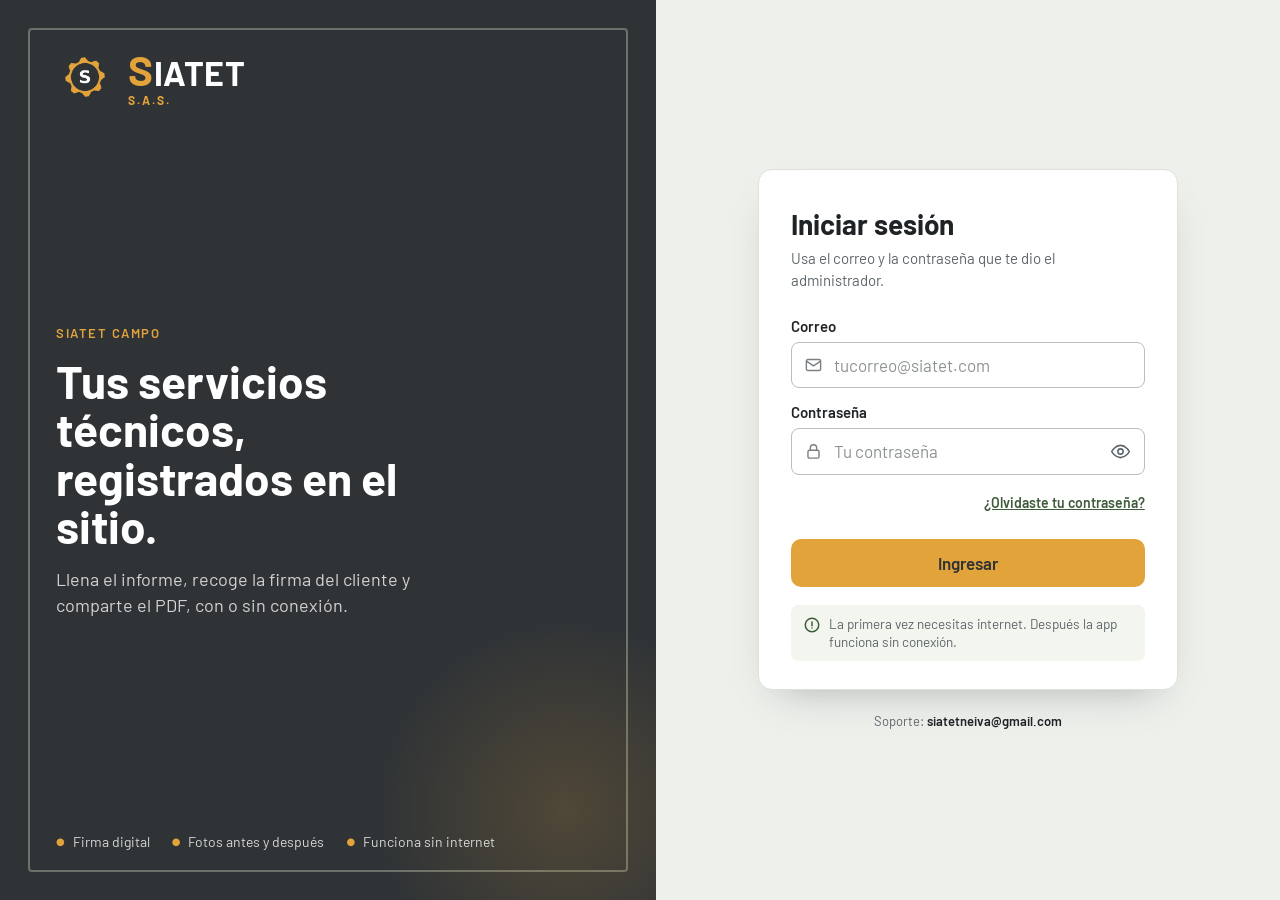
<file: public/index.html>
<!DOCTYPE html>
<html lang="es">
<head>
  <meta charset="UTF-8">
  <meta name="viewport" content="width=device-width, initial-scale=1, viewport-fit=cover">
  <meta name="theme-color" content="#2F3336">
  <meta name="apple-mobile-web-app-capable" content="yes">
  <meta name="apple-mobile-web-app-status-bar-style" content="black-translucent">
  <meta name="apple-mobile-web-app-title" content="SIATET">
  <title>SIATET · Informes de servicio</title>
  <link rel="manifest" href="manifest.json">
  <link rel="icon" href="icons/icon-192.png">
  <link rel="apple-touch-icon" href="icons/apple-touch-icon.png">
  <link rel="stylesheet" href="css/estilos.css">
</head>
<body>
  <svg width="0" height="0" style="position:absolute" aria-hidden="true">
    <symbol id="i-menu" viewBox="0 0 24 24"><path d="M4 7h16M4 12h16M4 17h16"/></symbol>
    <symbol id="i-cerrar" viewBox="0 0 24 24"><path d="M6 6l12 12M18 6L6 18"/></symbol>
    <symbol id="i-tablero" viewBox="0 0 24 24"><rect x="3" y="3" width="8" height="10" rx="1.5"/><rect x="13" y="3" width="8" height="6" rx="1.5"/><rect x="13" y="11" width="8" height="10" rx="1.5"/><rect x="3" y="15" width="8" height="6" rx="1.5"/></symbol>
    <symbol id="i-informe" viewBox="0 0 24 24"><path d="M14 3H7a2 2 0 0 0-2 2v14a2 2 0 0 0 2 2h10a2 2 0 0 0 2-2V8z"/><path d="M14 3v5h5M12 11v6M9 14h6"/></symbol>
    <symbol id="i-escudo" viewBox="0 0 24 24"><path d="M12 3l8 3v6c0 4.500-3.200 8-8 9-4.800-1-8-4.500-8-9V6z"/><path d="M9 12l2 2 4-4"/></symbol>
    <symbol id="i-reloj" viewBox="0 0 24 24"><circle cx="12" cy="12" r="9"/><path d="M12 7v5l3 2"/></symbol>
    <symbol id="i-flecha" viewBox="0 0 24 24"><path d="M6 9l6 6 6-6"/></symbol>
    <symbol id="i-qr" viewBox="0 0 24 24"><rect x="3" y="3" width="7" height="7" rx="1"/><rect x="14" y="3" width="7" height="7" rx="1"/><rect x="3" y="14" width="7" height="7" rx="1"/><path d="M14 14h3v3M21 14v7h-4M14 21v-1"/></symbol>
    <symbol id="i-check" viewBox="0 0 24 24"><circle cx="12" cy="12" r="9"/><path d="M8 12l3 3 5-6"/></symbol>
    <symbol id="i-lapiz" viewBox="0 0 24 24"><path d="M4 20h4L19 9l-4-4L4 16z"/><path d="M13 7l4 4"/></symbol>
    <symbol id="i-personas" viewBox="0 0 24 24"><circle cx="9" cy="8" r="3.5"/><path d="M2.500 20a6.500 6.500 0 0 1 13 0M16 4.800a3.500 3.500 0 0 1 0 6.400M18 14.500a6.500 6.500 0 0 1 3.500 5.500"/></symbol>
    <symbol id="i-barras" viewBox="0 0 24 24"><path d="M4 20V4M4 20h16M8 16v-4M12 16V8M16 16v-6"/></symbol>
    <symbol id="i-permiso" viewBox="0 0 24 24"><rect x="3" y="5" width="18" height="16" rx="2"/><path d="M3 10h18M8 3v4M16 3v4M9 15l2 2 4-4"/></symbol>
    <symbol id="i-salir" viewBox="0 0 24 24"><path d="M10 4H6a2 2 0 0 0-2 2v12a2 2 0 0 0 2 2h4M15 8l4 4-4 4M19 12H9"/></symbol>
    <symbol id="i-incapacidad" viewBox="0 0 24 24"><rect x="4" y="3" width="16" height="18" rx="2"/><path d="M12 8v6M9 11h6M8 17h8"/></symbol>
    <symbol id="i-mas" viewBox="0 0 24 24"><path d="M12 5v14M5 12h14"/></symbol>
  </svg>
  <header class="barra">
    <button id="btn-menu" class="boton-menu" type="button" aria-label="Abrir menú" aria-controls="menu" aria-expanded="false" hidden><svg class="icono" aria-hidden="true"><use href="#i-menu"/></svg></button>
    <div class="marca"><span class="s">S</span>IATET<small>S.A.S.</small></div>
    <span id="estado-red" class="estado-red">En línea</span>
    <button id="btn-cancelar" class="boton-barra" hidden>Cancelar</button>
  </header>
  <div id="menu-fondo" class="menu-fondo" hidden></div>
  <nav id="menu" class="menu" aria-label="Menú principal">
    <div class="menu-cabeza">
      <div class="menu-cabeza-fila">
        <div class="marca"><span class="s">S</span>IATET</div>
        <button id="menu-cerrar" class="boton-menu" type="button" aria-label="Cerrar menú"><svg class="icono" aria-hidden="true"><use href="#i-cerrar"/></svg></button>
      </div>
      <div class="menu-usuario">
        <span class="menu-iniciales" id="menu-iniciales" aria-hidden="true"></span>
        <div><div class="menu-nombre" id="menu-nombre"></div><div class="menu-rol" id="menu-rol"></div></div>
      </div>
    </div>
    <div class="menu-lista">
      <button class="menu-item" type="button" data-ir="inicio"><svg class="icono" aria-hidden="true"><use href="#i-tablero"/></svg><span>Dashboard</span></button>
      <button class="menu-item" type="button" data-ir="nuevo"><svg class="icono" aria-hidden="true"><use href="#i-informe"/></svg><span>Nuevo informe</span></button>
      <button class="menu-item" type="button" data-submenu="sub-horario" aria-expanded="false"><svg class="icono" aria-hidden="true"><use href="#i-reloj"/></svg><span>Registro de horario</span><svg class="icono" aria-hidden="true"><use href="#i-flecha"/></svg></button>
      <div id="sub-horario" class="menu-sub" hidden>
        <button class="menu-item" type="button" data-ir="horario-qr"><svg class="icono" aria-hidden="true"><use href="#i-qr"/></svg><span>Marcar con código QR</span></button>
        <button class="menu-item" type="button" data-ir="horario-manual"><svg class="icono" aria-hidden="true"><use href="#i-check"/></svg><span>Marcar sin QR</span></button>
      </div>
      <button class="menu-item" type="button" data-ir="permisos"><svg class="icono" aria-hidden="true"><use href="#i-permiso"/></svg><span>Permiso laboral</span></button>
      <button class="menu-item" type="button" data-ir="incapacidades"><svg class="icono" aria-hidden="true"><use href="#i-incapacidad"/></svg><span>Incapacidades</span></button>
      <a id="btn-panel" class="menu-item" href="admin.html" hidden><svg class="icono" aria-hidden="true"><use href="#i-lapiz"/></svg><span>Panel de administración</span></a>
    </div>
    <div class="menu-pie">
      <button id="btn-salir" class="menu-item salir" type="button"><svg class="icono" aria-hidden="true"><use href="#i-salir"/></svg><span>Cerrar sesión</span></button>
    </div>
  </nav>
  <div id="barra-actualizacion" hidden>
    <span>Hay una nueva versión de la app.</span>
    <button type="button">Actualizar</button>
  </div>

  <!-- Ingreso: panel de marca + formulario -->
  <section id="pantalla-ingreso" class="login" hidden>
    <div class="login-marca">
      <div class="login-logo">
        <img src="icons/icon-192.png" alt="">
        <div class="login-nombre"><span class="s">S</span>IATET<small>S.A.S.</small></div>
      </div>
      <div class="login-mensaje">
        <span class="login-etiqueta">SIATET CAMPO</span>
        <h1>Tus servicios técnicos, registrados en el sitio.</h1>
        <p>Llena el informe, recoge la firma del cliente y comparte el PDF, con o sin conexión.</p>
      </div>
      <div class="login-puntos"><span>Firma digital</span><span>Fotos antes y después</span><span>Funciona sin internet</span></div>
    </div>

    <div class="login-lado">
      <form id="form-ingreso" class="login-tarjeta" novalidate>
        <h2>Iniciar sesión</h2>
        <p class="login-sub">Usa el correo y la contraseña que te dio el administrador.</p>
        <label class="campo"><span>Correo</span>
          <div class="campo-icono">
            <svg viewBox="0 0 24 24" aria-hidden="true"><rect x="3" y="5" width="18" height="14" rx="2"/><path d="M3 7l9 6 9-6"/></svg>
            <input type="email" id="ing-correo" autocomplete="username" placeholder="tucorreo@siatet.com" required>
          </div>
        </label>
        <label class="campo"><span>Contraseña</span>
          <div class="campo-icono">
            <svg viewBox="0 0 24 24" aria-hidden="true"><rect x="5" y="11" width="14" height="10" rx="2"/><path d="M8 11V8a4 4 0 0 1 8 0v3"/></svg>
            <input type="password" id="ing-clave" autocomplete="current-password" placeholder="Tu contraseña" required>
            <button type="button" id="ing-ojo" class="login-ojo" aria-label="Mostrar la contraseña" aria-pressed="false">
              <svg viewBox="0 0 24 24" aria-hidden="true"><path d="M2 12s3.500-7 10-7 10 7 10 7-3.500 7-10 7S2 12 2 12z"/><circle cx="12" cy="12" r="3"/><path class="tachado" d="M4 4l16 16"/></svg>
            </button>
          </div>
        </label>
        <button type="button" id="ing-olvido" class="login-olvido">¿Olvidaste tu contraseña?</button>
        <button id="ing-entrar" class="boton primario ancho" type="submit">Ingresar</button>
        <div class="login-nota">
          <svg viewBox="0 0 24 24" aria-hidden="true"><circle cx="12" cy="12" r="9"/><path d="M12 8v5M12 16h.01"/></svg>
          <span>La primera vez necesitas internet. Después la app funciona sin conexión.</span>
        </div>
      </form>
      <p class="login-pie"><span id="ing-version"></span>Soporte: <b id="ing-soporte"></b></p>
    </div>
  </section>

  <main>
    <!-- Cargando -->
    <section id="pantalla-cargando">
      <p class="vacio">Cargando…</p>
    </section>

    <!-- Inicio -->
    <section id="pantalla-inicio" hidden>
      <h1 class="saludo" id="saludo"></h1>
      <p class="sub">Este es el registro de los informes que has hecho.</p>
      <div class="tarjetas">
        <div class="tarjeta destacada"><span class="tarjeta-titulo">Total</span><strong id="t-total">0</strong><span class="tarjeta-pie">informes</span></div>
        <div class="tarjeta"><span class="tarjeta-titulo">Este mes</span><strong id="t-mes">0</strong><span class="tarjeta-pie">informes</span></div>
        <div class="tarjeta"><span class="tarjeta-titulo">Hoy</span><strong id="t-hoy">0</strong><span class="tarjeta-pie">informes</span></div>
      </div>
      <button id="btn-nuevo" class="boton primario ancho"><svg class="icono" aria-hidden="true"><use href="#i-mas"/></svg>Nuevo informe</button>
      <button id="btn-instalar" class="boton ancho instalar" hidden>Instalar la app en este dispositivo</button>
      <p id="nota-ios" class="nota" hidden>Para instalar en iPhone: toca el botón Compartir de Safari y luego “Agregar a inicio”.</p>

      <h2 class="titulo-seccion">Historial</h2>
      <div class="resumen-sync" id="resumen-sync"></div>
      <ul class="lista" id="lista-informes"></ul>
    </section>

    <!-- Registro de horario -->
    <section id="pantalla-horario" hidden>
      <h1 class="saludo" id="h-titulo">Registro de horario</h1>
      <p class="sub" id="h-fecha"></p>
      <div class="tarjetas dos">
        <div class="tarjeta"><span class="tarjeta-titulo">Entrada</span><strong id="h-entrada">Sin marcar</strong></div>
        <div class="tarjeta"><span class="tarjeta-titulo">Salida</span><strong id="h-salida">Sin marcar</strong></div>
      </div>
      <p class="estado-horario" id="h-estado"></p>
      <label class="campo"><span>Kilometraje del vehículo (opcional)</span>
        <input type="number" id="h-km" min="0" step="1" inputmode="numeric" placeholder="Lectura del odómetro al marcar"></label>

      <div id="h-modo-qr">
        <button id="h-escanear" class="boton primario ancho" type="button">Escanear código</button>
        <div id="h-camara" class="camara" hidden>
          <video id="h-video" playsinline muted></video>
          <div class="camara-marco" aria-hidden="true"></div>
          <button id="h-cancelar-camara" class="boton pequeno" type="button">Cancelar</button>
        </div>
        <p class="nota">Apunta la cámara al código QR que está pegado en el sitio. La marcación se guarda sola al leerlo.</p>
      </div>

      <form id="h-modo-manual" novalidate hidden>
        <label class="campo"><span>Lugar o motivo <span class="req">*</span></span>
          <input type="text" id="h-nota" maxlength="120" placeholder="Ej.: Sede del cliente, no hay código QR"></label>
        <button id="h-marcar" class="boton primario ancho" type="submit">Marcar</button>
        <p class="nota">Usa esta opción cuando en el sitio no haya código QR. El administrador verá que se marcó sin QR.</p>
      </form>

      <h2 class="titulo-seccion">Mis marcaciones recientes</h2>
      <ul class="lista" id="h-lista"></ul>
    </section>

    <!-- Permisos laborales: lista -->
    <section id="pantalla-permisos" hidden>
      <h1 class="saludo">Permiso laboral</h1>
      <p class="sub">Pide el permiso desde aquí. La empresa lo responde y verás el resultado en esta lista.</p>
      <button id="per-nuevo" class="boton primario ancho" type="button"><svg class="icono" aria-hidden="true"><use href="#i-mas"/></svg>Solicitar permiso</button>
      <h2 class="titulo-seccion">Mis solicitudes</h2>
      <ul class="lista" id="per-lista"></ul>
    </section>

    <!-- Permisos laborales: formato -->
    <section id="pantalla-permiso" hidden>
      <form id="form-permiso" novalidate>
        <div class="hoja"><div class="hoja-interior">
          <div class="hoja-titulo" style="margin-top:0">FORMATO SOLICITUD DE PERMISO</div>
          <label class="campo"><span>Nombres y apellidos <span class="req">*</span></span><input type="text" id="per-nombre" required></label>
          <div class="rejilla">
            <label class="campo"><span>Cargo <span class="req">*</span></span><input type="text" id="per-cargo" required></label>
            <label class="campo"><span>Fecha de elaboración <span class="req">*</span></span><input type="date" id="per-elaboracion" required></label>
          </div>
          <h3 class="subtitulo-hoja">Fechas del permiso</h3>
          <div class="rejilla">
            <label class="campo"><span>Desde <span class="req">*</span></span><input type="datetime-local" id="per-desde" required></label>
            <label class="campo"><span>Hasta <span class="req">*</span></span><input type="datetime-local" id="per-hasta" required></label>
          </div>
          <h3 class="subtitulo-hoja">Tiempo que necesitas</h3>
          <div class="rejilla">
            <label class="campo"><span>Días</span><input type="number" id="per-dias" min="0" step="1" value="0"></label>
            <label class="campo"><span>Horas</span><input type="number" id="per-horas" min="0" step="0.5" value="0"></label>
          </div>
          <label class="campo"><span>Descripción del permiso <span class="req">*</span></span><textarea id="per-descripcion" required></textarea></label>
          <label class="campo"><span>Observaciones</span><textarea id="per-observaciones" style="min-height:70px"></textarea></label>

          <fieldset class="autorizacion destacada">
            <legend>Autorizo que después de que sea concedido el permiso, es responsabilidad del trabajador si algo le llega a suceder por fuera de la empresa. <span class="req">*</span></legend>
            <div class="opciones">
              <label><input type="radio" name="per-responsabilidad" value="SI"> Sí</label>
              <label><input type="radio" name="per-responsabilidad" value="NO"> No</label>
            </div>
          </fieldset>
          <fieldset class="autorizacion">
            <legend>Autorizo a la empresa para que me descuente las horas de permiso en la nómina que corresponda. <span class="req">*</span></legend>
            <div class="opciones">
              <label><input type="radio" name="per-descuento" value="SI"> Sí</label>
              <label><input type="radio" name="per-descuento" value="NO"> No</label>
            </div>
            <p class="nota">En caso de marcar “No” se debe presentar la debida justificación al departamento administrativo de la empresa en el término de tres (3) días hábiles.</p>
          </fieldset>

          <div class="firma">
            <h3>FIRMA DEL TRABAJADOR <span class="req">*</span></h3>
            <div class="lienzo-firma" id="per-lienzo"><canvas></canvas><div class="guia"></div><div class="pista">Firma aquí</div></div>
            <button type="button" class="boton pequeno" id="per-borrar-firma">Borrar firma</button>
          </div>
        </div></div>
        <div class="fila-botones">
          <button type="submit" class="boton primario ancho">Enviar solicitud</button>
          <button type="button" id="per-cancelar" class="boton ancho">Cancelar</button>
        </div>
      </form>
    </section>

    <!-- Incapacidades: lista -->
    <section id="pantalla-incapacidades" hidden>
      <h1 class="saludo">Incapacidades</h1>
      <p class="sub">Registra tu incapacidad y adjunta el documento escaneado. La empresa le da el aval y verás el resultado en esta lista.</p>
      <button id="inc-nueva" class="boton primario ancho" type="button"><svg class="icono" aria-hidden="true"><use href="#i-mas"/></svg>Registrar incapacidad</button>
      <h2 class="titulo-seccion">Mis incapacidades</h2>
      <ul class="lista" id="inc-lista"></ul>
    </section>

    <!-- Incapacidades: formulario -->
    <section id="pantalla-incapacidad" hidden>
      <form id="form-incapacidad" novalidate>
        <div class="hoja"><div class="hoja-interior">
          <div class="hoja-titulo" style="margin-top:0">REGISTRO DE INCAPACIDAD</div>
          <label class="campo"><span>Nombres y apellidos <span class="req">*</span></span><input type="text" id="inc-nombre" required></label>
          <div class="rejilla">
            <label class="campo"><span>Tipo de incapacidad <span class="req">*</span></span><select id="inc-tipo" required></select></label>
            <label class="campo"><span>EPS o ARL que la expidió <span class="req">*</span></span><input type="text" id="inc-entidad" required placeholder="Ej.: Nueva EPS"></label>
          </div>
          <h3 class="subtitulo-hoja">Fechas de la incapacidad</h3>
          <div class="rejilla">
            <label class="campo"><span>Desde <span class="req">*</span></span><input type="date" id="inc-desde" required></label>
            <label class="campo"><span>Hasta <span class="req">*</span></span><input type="date" id="inc-hasta" required></label>
          </div>
          <p class="nota" id="inc-dias" style="margin-top:-4px"></p>
          <label class="campo"><span>Número de la incapacidad (si lo tiene)</span><input type="text" id="inc-numero" maxlength="40"></label>
          <label class="campo"><span>Observaciones</span><textarea id="inc-observaciones" style="min-height:70px" placeholder="Ej.: prórroga de la incapacidad anterior"></textarea></label>

          <h3 class="subtitulo-hoja">Documento de la incapacidad <span class="req">*</span></h3>
          <p class="nota" id="inc-archivos-nota"></p>
          <ul class="lista-archivos" id="inc-archivos"></ul>
          <div class="fila-botones" style="margin-top:8px">
            <label class="boton pequeno boton-archivo">Tomar foto<input type="file" id="inc-camara" accept="image/*" capture="environment" hidden></label>
            <label class="boton pequeno boton-archivo">Elegir PDF o fotos<input type="file" id="inc-elegir" accept="application/pdf,image/*" multiple hidden></label>
          </div>
        </div></div>
        <div class="fila-botones">
          <button type="submit" class="boton primario ancho">Enviar incapacidad</button>
          <button type="button" id="inc-cancelar" class="boton ancho">Cancelar</button>
        </div>
      </form>
    </section>

    <!-- Secciones que todavía no están disponibles -->
    <section id="pantalla-seccion" hidden>
      <div class="proximamente">
        <span class="etiqueta">Próximamente</span>
        <h1 id="sec-titulo"></h1>
        <p id="sec-texto"></p>
        <button id="btn-sec-volver" class="boton" type="button">Volver al dashboard</button>
      </div>
    </section>

    <!-- Formulario -->
    <section id="pantalla-formulario" hidden>
      <form id="form-informe" novalidate>
        <div class="hoja"><div class="hoja-interior" id="hoja"></div></div>
        <div class="fila-botones">
          <button type="submit" class="boton primario ancho">Revisar y guardar</button>
          <button type="button" id="btn-pendiente" class="boton ancho">Dejar pendiente</button>
        </div>
        <p class="nota">Antes de guardar verás el informe completo para revisarlo. Usa “Dejar pendiente” si el cliente no puede firmar o el servicio no ha terminado: podrás continuarlo después.</p>
      </form>
    </section>

    <!-- Revisión antes de guardar -->
    <section id="pantalla-revision" hidden>
      <h1 class="saludo">Revisa el informe</h1>
      <p class="sub">Todavía no se ha guardado. Si algo está mal, vuelve a editarlo.</p>
      <div class="hoja"><div class="hoja-interior revision" id="revision"></div></div>
      <div class="fila-botones">
        <button id="btn-confirmar" class="boton primario ancho" type="button">Confirmar y guardar</button>
        <button id="btn-editar" class="boton" type="button">Volver a editar</button>
        <button id="btn-pdf-previo" class="boton" type="button">Ver en PDF</button>
      </div>
      <p class="nota">Al confirmar se guarda en este celular y se envía a la base de datos cuando haya internet. Después de guardado no se puede modificar.</p>
    </section>

    <!-- Informe guardado -->
    <section id="pantalla-guardado" hidden>
      <div class="confirmacion">
        <div class="sello">✓</div>
        <h2 id="guardado-titulo"></h2>
        <p id="guardado-estado"></p>
        <div class="fila-botones" style="justify-content:center">
          <button id="btn-descargar" class="boton primario">Descargar PDF</button>
          <button id="btn-compartir" class="boton">Compartir PDF</button>
        </div>
        <div class="fila-botones" style="justify-content:center">
          <button id="btn-igual" class="boton pequeno">Hacer otro igual</button>
          <button id="btn-otro" class="boton pequeno">Hacer otro informe</button>
          <button id="btn-volver" class="boton pequeno">Volver al inicio</button>
        </div>
      </div>
    </section>
  </main>

  <dialog id="dialogo-visor" class="dialogo-visor" aria-labelledby="visor-titulo">
    <div class="visor-cabeza">
      <h3 id="visor-titulo">Informe</h3>
      <div class="fila-botones" style="margin:0">
        <button id="visor-descargar" class="boton primario pequeno" type="button">Descargar PDF</button>
        <button id="visor-cerrar" class="boton pequeno" type="button">Cerrar</button>
      </div>
    </div>
    <div id="visor-paginas" class="visor-paginas"></div>
  </dialog>

  <dialog id="dialogo-informe">
    <h3 id="dlg-titulo"></h3>
    <p id="dlg-detalle" class="nota"></p>
    <div class="fila-botones">
      <button id="dlg-continuar" class="boton primario pequeno">Continuar informe</button>
      <button id="dlg-ver" class="boton primario pequeno">Ver informe</button>
      <button id="dlg-descargar" class="boton pequeno">Descargar PDF</button>
      <button id="dlg-compartir" class="boton pequeno">Compartir</button>
      <button id="dlg-copiar" class="boton pequeno">Copiar en uno nuevo</button>
      <button id="dlg-cerrar" class="boton pequeno">Cerrar</button>
    </div>
  </dialog>

  <dialog id="dialogo-permiso">
    <h3 id="pdl-titulo"></h3>
    <p id="pdl-detalle" class="nota"></p>
    <div class="fila-botones">
      <button id="pdl-pdf" class="boton primario pequeno" type="button">Descargar PDF</button>
      <button id="pdl-retirar" class="boton pequeno peligro" type="button">Retirar solicitud</button>
      <button id="pdl-cerrar" class="boton pequeno" type="button">Cerrar</button>
    </div>
  </dialog>

  <dialog id="dialogo-incapacidad" class="dialogo-ancho">
    <h3 id="idl-titulo"></h3>
    <p id="idl-detalle" class="nota"></p>
    <div id="idl-documentos" class="docs-incapacidad"></div>
    <div class="fila-botones">
      <button id="idl-retirar" class="boton pequeno peligro" type="button">Retirar</button>
      <button id="idl-cerrar" class="boton pequeno" type="button">Cerrar</button>
    </div>
  </dialog>

  <dialog id="dialogo-pendiente">
    <h3>Dejar el informe pendiente</h3>
    <p class="nota">Se guarda como está y queda en rojo en tu lista. Lo abres desde ahí para continuarlo y pedir la firma.</p>
    <form id="form-pendiente" novalidate>
      <label class="campo"><span>Motivo</span>
        <select id="pen-motivo">
          <option>El cliente no puede firmar</option>
          <option>El servicio no se ha terminado</option>
          <option>Otro motivo</option>
        </select></label>
      <label class="campo"><span>Nota (opcional)</span><input type="text" id="pen-nota" maxlength="120" placeholder="Ej.: falta un repuesto, vuelvo mañana"></label>
      <div class="fila-botones">
        <button class="boton primario pequeno" type="submit">Guardar como pendiente</button>
        <button id="pen-cancelar" class="boton pequeno" type="button">Cancelar</button>
      </div>
    </form>
  </dialog>

  <script src="js/libs/firebase-app-compat.js"></script>
  <script src="js/libs/firebase-auth-compat.js"></script>
  <script src="js/libs/firebase-firestore-compat.js"></script>
  <script src="js/libs/jspdf.umd.min.js"></script>
  <script src="js/libs/signature_pad.umd.min.js"></script>
  <script src="js/libs/jsqr.min.js"></script>
  <script src="js/firebase-config.js"></script>
  <script src="js/formato-base.js"></script>
  <script src="js/comun.js"></script>
  <script src="js/menu.js"></script>
  <script src="js/pdf.js"></script>
  <script src="js/horas.js"></script>
  <script src="js/horario.js"></script>
  <script src="js/permiso-base.js"></script>
  <script src="js/permisos.js"></script>
  <script src="js/incapacidad-base.js"></script>
  <script src="js/incapacidades.js"></script>
  <script src="js/app.js"></script>
</body>
</html>
</file>
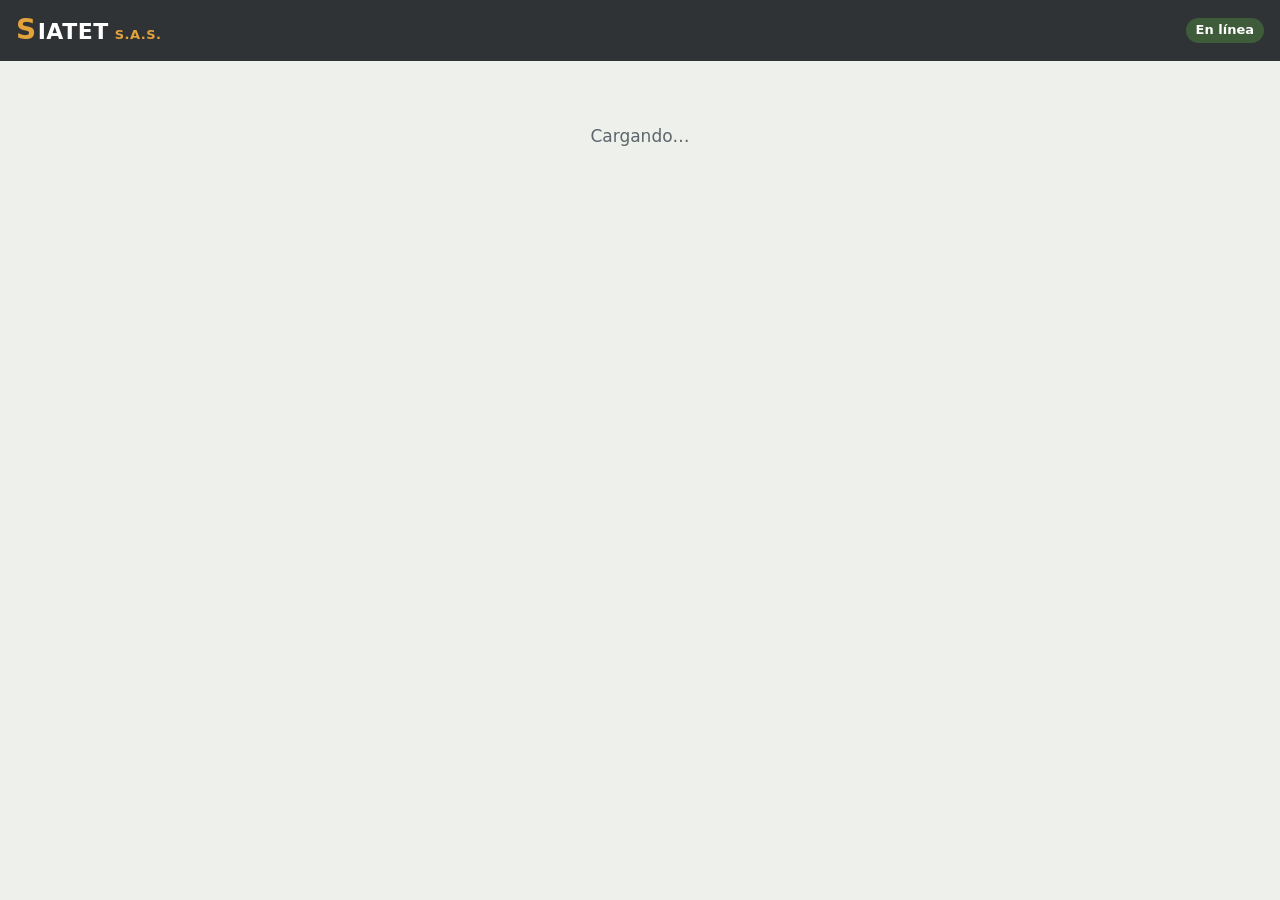
<file: public/admin.html>
<!DOCTYPE html>
<html lang="es">
<head>
  <meta charset="UTF-8">
  <meta name="viewport" content="width=device-width, initial-scale=1, viewport-fit=cover">
  <meta name="theme-color" content="#2F3336">
  <title>SIATET · Administración</title>
  <link rel="icon" href="icons/icon-192.png">
  <link rel="stylesheet" href="css/estilos.css">
  <style>main { max-width: 1000px; }</style>
</head>
<body>
  <svg width="0" height="0" style="position:absolute" aria-hidden="true">
    <symbol id="i-menu" viewBox="0 0 24 24"><path d="M4 7h16M4 12h16M4 17h16"/></symbol>
    <symbol id="i-cerrar" viewBox="0 0 24 24"><path d="M6 6l12 12M18 6L6 18"/></symbol>
    <symbol id="i-tablero" viewBox="0 0 24 24"><rect x="3" y="3" width="8" height="10" rx="1.5"/><rect x="13" y="3" width="8" height="6" rx="1.5"/><rect x="13" y="11" width="8" height="10" rx="1.5"/><rect x="3" y="15" width="8" height="6" rx="1.5"/></symbol>
    <symbol id="i-informe" viewBox="0 0 24 24"><path d="M14 3H7a2 2 0 0 0-2 2v14a2 2 0 0 0 2 2h10a2 2 0 0 0 2-2V8z"/><path d="M14 3v5h5M12 11v6M9 14h6"/></symbol>
    <symbol id="i-escudo" viewBox="0 0 24 24"><path d="M12 3l8 3v6c0 4.500-3.200 8-8 9-4.800-1-8-4.500-8-9V6z"/><path d="M9 12l2 2 4-4"/></symbol>
    <symbol id="i-reloj" viewBox="0 0 24 24"><circle cx="12" cy="12" r="9"/><path d="M12 7v5l3 2"/></symbol>
    <symbol id="i-flecha" viewBox="0 0 24 24"><path d="M6 9l6 6 6-6"/></symbol>
    <symbol id="i-qr" viewBox="0 0 24 24"><rect x="3" y="3" width="7" height="7" rx="1"/><rect x="14" y="3" width="7" height="7" rx="1"/><rect x="3" y="14" width="7" height="7" rx="1"/><path d="M14 14h3v3M21 14v7h-4M14 21v-1"/></symbol>
    <symbol id="i-check" viewBox="0 0 24 24"><circle cx="12" cy="12" r="9"/><path d="M8 12l3 3 5-6"/></symbol>
    <symbol id="i-lapiz" viewBox="0 0 24 24"><path d="M4 20h4L19 9l-4-4L4 16z"/><path d="M13 7l4 4"/></symbol>
    <symbol id="i-personas" viewBox="0 0 24 24"><circle cx="9" cy="8" r="3.5"/><path d="M2.500 20a6.500 6.500 0 0 1 13 0M16 4.800a3.500 3.500 0 0 1 0 6.400M18 14.500a6.500 6.500 0 0 1 3.500 5.500"/></symbol>
    <symbol id="i-barras" viewBox="0 0 24 24"><path d="M4 20V4M4 20h16M8 16v-4M12 16V8M16 16v-6"/></symbol>
    <symbol id="i-permiso" viewBox="0 0 24 24"><rect x="3" y="5" width="18" height="16" rx="2"/><path d="M3 10h18M8 3v4M16 3v4M9 15l2 2 4-4"/></symbol>
    <symbol id="i-salir" viewBox="0 0 24 24"><path d="M10 4H6a2 2 0 0 0-2 2v12a2 2 0 0 0 2 2h4M15 8l4 4-4 4M19 12H9"/></symbol>
    <symbol id="i-incapacidad" viewBox="0 0 24 24"><rect x="4" y="3" width="16" height="18" rx="2"/><path d="M12 8v6M9 11h6M8 17h8"/></symbol>
    <symbol id="i-mas" viewBox="0 0 24 24"><path d="M12 5v14M5 12h14"/></symbol>
  </svg>
  <header class="barra">
    <button id="btn-menu" class="boton-menu" type="button" aria-label="Abrir menú" aria-controls="menu" aria-expanded="false" hidden><svg class="icono" aria-hidden="true"><use href="#i-menu"/></svg></button>
    <div class="marca"><span class="s">S</span>IATET<small>Administración</small></div>
    <span id="estado-red" class="estado-red">En línea</span>
  </header>
  <div id="menu-fondo" class="menu-fondo" hidden></div>
  <nav id="menu" class="menu" aria-label="Menú principal">
    <div class="menu-cabeza">
      <div class="menu-cabeza-fila">
        <div class="marca"><span class="s">S</span>IATET</div>
        <button id="menu-cerrar" class="boton-menu" type="button" aria-label="Cerrar menú"><svg class="icono" aria-hidden="true"><use href="#i-cerrar"/></svg></button>
      </div>
      <div class="menu-usuario">
        <span class="menu-iniciales" id="menu-iniciales" aria-hidden="true"></span>
        <div><div class="menu-nombre" id="menu-nombre"></div><div class="menu-rol" id="menu-rol"></div></div>
      </div>
    </div>
    <div class="menu-lista">
      <button class="menu-item" type="button" data-ir="dashboard"><svg class="icono" aria-hidden="true"><use href="#i-tablero"/></svg><span>Dashboard</span></button>
      <a id="btn-informe" class="menu-item" href="index.html?modo=tecnico"><svg class="icono" aria-hidden="true"><use href="#i-informe"/></svg><span>Nuevo informe</span></a>
      <button class="menu-item" type="button" data-ir="sgsst"><svg class="icono" aria-hidden="true"><use href="#i-escudo"/></svg><span>Gestión SG-SST</span><span class="etiqueta">Próximamente</span></button>
      <button class="menu-item" type="button" data-submenu="sub-horario" aria-expanded="false"><svg class="icono" aria-hidden="true"><use href="#i-reloj"/></svg><span>Registro de horario</span><svg class="icono" aria-hidden="true"><use href="#i-flecha"/></svg></button>
      <div id="sub-horario" class="menu-sub" hidden>
        <button class="menu-item" type="button" data-ir="horario"><svg class="icono" aria-hidden="true"><use href="#i-personas"/></svg><span>Marcaciones del personal</span></button>
        <button class="menu-item" type="button" data-ir="sitios"><svg class="icono" aria-hidden="true"><use href="#i-qr"/></svg><span>Códigos QR</span></button>
      </div>
      <button class="menu-item" type="button" data-ir="permisos"><svg class="icono" aria-hidden="true"><use href="#i-permiso"/></svg><span>Permisos laborales</span><span class="etiqueta" id="menu-permisos-cuenta" hidden></span></button>
      <button class="menu-item" type="button" data-ir="incapacidades"><svg class="icono" aria-hidden="true"><use href="#i-incapacidad"/></svg><span>Incapacidades</span><span class="etiqueta" id="menu-incapacidades-cuenta" hidden></span></button>
      <div class="menu-grupo">Configuración</div>
      <button class="menu-item" type="button" data-ir="formato"><svg class="icono" aria-hidden="true"><use href="#i-lapiz"/></svg><span>Formato del informe</span></button>
      <button class="menu-item" type="button" data-ir="tecnicos"><svg class="icono" aria-hidden="true"><use href="#i-personas"/></svg><span>Técnicos</span></button>
      <button class="menu-item" type="button" data-ir="informes"><svg class="icono" aria-hidden="true"><use href="#i-barras"/></svg><span>Reportes de informes</span></button>
    </div>
    <div class="menu-pie">
      <button id="btn-salir" class="menu-item salir" type="button"><svg class="icono" aria-hidden="true"><use href="#i-salir"/></svg><span>Cerrar sesión</span></button>
    </div>
  </nav>
  <div id="barra-actualizacion" hidden>
    <span>Hay una nueva versión de la app.</span>
    <button type="button">Actualizar</button>
  </div>

  <main>
    <section id="pantalla-panel" hidden>
      <!-- ===================== DASHBOARD ===================== -->
      <div data-panel="dashboard">
        <div class="tablero-cabeza">
          <div><h1 class="saludo">Dashboard</h1><p class="sub" id="d-mes"></p></div>
          <a class="boton primario" href="index.html?modo=tecnico"><svg class="icono" aria-hidden="true"><use href="#i-mas"/></svg>Nuevo informe</a>
        </div>
        <div class="tarjetas">
          <div class="tarjeta"><span class="tarjeta-titulo">Hoy</span><strong id="d-hoy">0</strong><span class="tarjeta-pie">informes</span></div>
          <div class="tarjeta"><span class="tarjeta-titulo">Este mes</span><strong id="d-total-mes">0</strong><span class="tarjeta-pie">informes</span></div>
          <div class="tarjeta"><span class="tarjeta-titulo">Técnicos</span><strong id="d-tecnicos">0</strong><span class="tarjeta-pie">habilitados</span></div>
        </div>
        <div class="tablero-rejilla">
          <div class="bloque">
            <div class="bloque-cabeza"><h2>Informes por día</h2><span class="nota" id="d-semana"></span></div>
            <div class="grafica" id="d-grafica" role="img" aria-label="Informes recibidos en los últimos 7 días"></div>
          </div>
          <div class="bloque">
            <div class="bloque-cabeza"><h2>Informes por técnico</h2><span class="nota">Este mes</span></div>
            <div id="d-por-tecnico"></div>
          </div>
        </div>
        <div class="bloque">
          <div class="bloque-cabeza"><h2>Últimos informes</h2><button class="enlace" type="button" data-ir="informes">Ver todos</button></div>
          <ul class="lista" id="d-ultimos"></ul>
        </div>
      </div>

      <!-- ===================== PRÓXIMAMENTE ===================== -->
      <div data-panel="proximamente" hidden>
        <div class="proximamente">
          <span class="etiqueta">Próximamente</span>
          <h1 id="sec-titulo"></h1>
          <p id="sec-texto"></p>
          <button class="boton" type="button" data-ir="dashboard">Volver al dashboard</button>
        </div>
      </div>

      <!-- ===================== PERMISOS LABORALES ===================== -->
      <div data-panel="permisos" hidden>
        <div class="bloque">
          <div class="bloque-cabeza"><h2>Solicitudes de permiso</h2><span class="nota" id="pa-resumen"></span></div>
          <p>Las solicitudes llegan desde la app. Ábrelas para aprobarlas o negarlas con tu firma; el PDF sale con el formato de la empresa.</p>
          <div class="fila-botones" style="margin-top:0; margin-bottom:12px">
            <select id="pa-estado" aria-label="Filtrar por estado" style="flex:1; min-width:180px">
              <option value="">Todas</option>
              <option value="solicitado">Sin responder</option>
              <option value="aprobado">Aprobadas</option>
              <option value="negado">Negadas</option>
            </select>
            <button id="pa-csv" class="boton pequeno" type="button">Exportar a Excel (CSV)</button>
          </div>
          <div class="desplazable">
            <table class="tabla-informes">
              <thead><tr><th>Elaborado</th><th>Persona</th><th>Fechas</th><th>Tiempo</th><th>Estado</th><th></th></tr></thead>
              <tbody id="pa-cuerpo"></tbody>
            </table>
          </div>
        </div>
        <div class="bloque">
          <h2>Descargar los permisos de un mes</h2>
          <p>Baja en un solo archivo .zip el PDF de cada solicitud del mes y un Excel con el listado. El mes se cuenta por la fecha en que se pidió el permiso.</p>
          <div class="fila-botones" style="margin-top:0; align-items:flex-end">
            <label class="campo" style="margin:0; flex:1; min-width:180px"><span>Mes</span><input type="month" id="dm-mes-permisos" placeholder="AAAA-MM"></label>
            <button id="dm-permisos" class="boton primario" type="button">Descargar el mes (.zip)</button>
          </div>
          <p class="nota" id="dm-avance-permisos" role="status" style="margin:10px 0 0"></p>
        </div>
      </div>

      <!-- ===================== INCAPACIDADES ===================== -->
      <div data-panel="incapacidades" hidden>
        <div class="bloque">
          <div class="bloque-cabeza"><h2>Incapacidades</h2><span class="nota" id="ia-resumen"></span></div>
          <p>Las registra el personal desde la app con el documento escaneado. Ábrelas para revisar el documento y darles el aval o rechazarlas. Al dar el aval, los días quedan como novedad “Incapacidad” en las marcaciones.</p>
          <div class="fila-botones" style="margin-top:0; margin-bottom:12px">
            <select id="ia-estado" aria-label="Filtrar por estado" style="flex:1; min-width:180px">
              <option value="">Todas</option>
              <option value="enviada">Por revisar</option>
              <option value="avalada">Avaladas</option>
              <option value="rechazada">Rechazadas</option>
            </select>
            <button id="ia-csv" class="boton pequeno" type="button">Exportar a Excel (CSV)</button>
          </div>
          <div class="desplazable">
            <table class="tabla-informes">
              <thead><tr><th>Registrada</th><th>Persona</th><th>Fechas</th><th class="num">Días</th><th>Tipo</th><th>Estado</th><th></th></tr></thead>
              <tbody id="ia-cuerpo"></tbody>
            </table>
          </div>
        </div>
      </div>

      <!-- ===================== HORARIO: MARCACIONES ===================== -->
      <div data-panel="horario" hidden>
        <div class="bloque">
          <h2>Marcaciones del personal</h2>
          <p>Horas de cada persona separadas en ordinarias, extras, extras nocturnas, extras festivas y extras festivas nocturnas, con el kilometraje y las novedades del día. Horario de lunes a viernes de 7:00 a. m. a 4:00 p. m. y 2 horas el sábado; las extras se redondean a la hora completa.</p>
          <div class="rejilla">
            <label class="campo"><span>Desde</span><input type="date" id="m-desde"></label>
            <label class="campo"><span>Hasta</span><input type="date" id="m-hasta"></label>
            <label class="campo"><span>Persona</span><select id="m-persona"><option value="">Todas</option></select></label>
          </div>
          <div class="fila-botones" style="margin-top:0">
            <button id="m-agregar" class="boton pequeno" type="button">Corregir un día o agregar novedad</button>
            <button id="m-csv-resumen" class="boton pequeno" type="button">Exportar resumen para nómina</button>
            <button id="m-csv" class="boton pequeno" type="button">Exportar detalle por día</button>
          </div>
        </div>
        <div class="bloque">
          <h2>Resumen por persona</h2>
          <p>Totales de las fechas consultadas, en horas:minutos.</p>
          <div class="desplazable">
            <table class="tabla-informes tabla-horas">
              <thead><tr id="m-encabezado-resumen"></tr></thead>
              <tbody id="m-cuerpo-resumen"></tbody>
            </table>
          </div>
        </div>
        <div class="bloque">
          <div class="bloque-cabeza"><h2>Horas por día</h2><span class="nota" id="m-resumen"></span></div>
          <div class="desplazable">
            <table class="tabla-informes tabla-horas">
              <thead><tr id="m-encabezado"></tr></thead>
              <tbody id="m-cuerpo"></tbody>
            </table>
          </div>
        </div>
      </div>

      <!-- ===================== HORARIO: CÓDIGOS QR ===================== -->
      <div data-panel="sitios" hidden>
        <div class="bloque">
          <h2>Crear código QR</h2>
          <p>Crea un código por cada sitio donde se marca horario (oficina, bodega, sede de un cliente). Descarga la imagen, imprímela y pégala en un lugar visible.</p>
          <form id="form-sitio" class="rejilla" novalidate>
            <label class="campo"><span>Nombre del sitio</span><input type="text" id="s-nombre" maxlength="60" autocomplete="off"></label>
            <div class="campo" style="align-self:end"><button class="boton primario ancho" type="submit">Crear código</button></div>
          </form>
        </div>
        <div class="bloque">
          <h2>Sitios con código</h2>
          <p>Si un código se pierde o se comparte por fuera, desactívalo y crea uno nuevo.</p>
          <div class="desplazable">
            <table class="tabla-informes">
              <thead><tr><th>Sitio</th><th>Estado</th><th></th></tr></thead>
              <tbody id="cuerpo-sitios"></tbody>
            </table>
          </div>
        </div>
      </div>

      <!-- ===================== FORMATO ===================== -->
      <div data-panel="formato" hidden>
        <div class="bloque">
          <h2>Formato del informe</h2>
          <p>Edita el formato abajo y toca “Publicar nueva versión”. Los celulares la descargan solos la próxima vez que tengan internet. Los informes anteriores conservan el formato con el que se firmaron.</p>
          <div class="fila-botones">
            <button id="btn-vista" class="boton">Ver vista previa en PDF</button>
            <button id="btn-publicar" class="boton primario">Publicar nueva versión</button>
            <button id="btn-deshacer" class="boton pequeno">Descartar cambios</button>
            <button id="btn-base" class="boton pequeno">Cargar el formato original</button>
          </div>
        </div>

        <div class="bloque">
          <h2>Empresa</h2>
          <p>Datos del encabezado y pie de página.</p>
          <div class="rejilla">
            <label class="campo"><span>Nombre</span><input type="text" data-ruta="empresa.nombre"></label>
            <label class="campo"><span>NIT</span><input type="text" data-ruta="empresa.nit"></label>
            <label class="campo"><span>Descripción</span><input type="text" data-ruta="empresa.descripcion"></label>
            <label class="campo"><span>Correo</span><input type="text" data-ruta="empresa.correo"></label>
            <label class="campo"><span>Teléfono</span><input type="text" data-ruta="empresa.telefono"></label>
            <label class="campo"><span>Título del informe</span><input type="text" data-ruta="titulo"></label>
          </div>
        </div>

        <div class="bloque">
          <h2>Logo y colores</h2>
          <p>Usa un PNG con fondo transparente para mejores resultados.</p>
          <img id="logo-vista" class="logo-vista" alt="Logo actual" hidden>
          <div class="fila-botones" style="margin-top:0">
            <label class="boton pequeno">Subir logo<input type="file" id="logo-archivo" accept="image/png,image/jpeg" hidden></label>
            <button id="logo-quitar" class="boton pequeno peligro">Quitar logo</button>
          </div>
          <h3 class="subtitulo-hoja" style="margin-top:18px">Segundo logo (certificación)</h3>
          <p class="nota" style="margin-top:0">Sale arriba en el PDF, al lado del logo principal. Por ejemplo, el logo del CCS / RUC. Los bordes blancos de la imagen se recortan solos.</p>
          <img id="logo2-vista" class="logo-vista" alt="Segundo logo actual" hidden>
          <div class="fila-botones" style="margin-top:0">
            <label class="boton pequeno">Subir segundo logo<input type="file" id="logo2-archivo" accept="image/png,image/jpeg" hidden></label>
            <button id="logo2-quitar" class="boton pequeno peligro">Quitar segundo logo</button>
          </div>
          <label class="campo" style="margin-top:14px; display:flex; gap:8px; align-items:center">
            <input type="checkbox" data-ruta="marcaDeAgua" style="width:20px;height:20px"> <span style="margin:0">Usar el logo como marca de agua en el PDF</span>
          </label>
          <div class="colores">
            <label><input type="color" data-ruta="colores.marco"> Marco</label>
            <label><input type="color" data-ruta="colores.borde"> Línea del marco</label>
            <label><input type="color" data-ruta="colores.acento"> Color de la marca</label>
          </div>
        </div>

        <div class="bloque">
          <h2>Campos de la tabla</h2>
          <p>“Media fila” pone dos campos lado a lado, como Entidad y Sede.</p>
          <div id="editor-campos"></div>
          <div class="fila-botones"><button id="btn-agregar-campo" class="boton pequeno">Agregar campo</button></div>
        </div>

        <div class="bloque">
          <h2>Secciones de texto</h2>
          <p>El alto es el tamaño mínimo del recuadro en el PDF, en milímetros.</p>
          <div id="editor-secciones"></div>
          <div class="fila-botones"><button id="btn-agregar-seccion" class="boton pequeno">Agregar sección</button></div>
        </div>

        <div class="bloque">
          <h2>Registro fotográfico</h2>
          <p>Fotos del antes y el después del servicio. Van en una página aparte del PDF. Usa 0 para no pedir fotos de ese tipo.</p>
          <label class="campo" style="display:flex; gap:8px; align-items:center">
            <input type="checkbox" data-ruta="fotos.activas" style="width:20px;height:20px"> <span style="margin:0">Pedir fotos en el informe</span>
          </label>
          <div class="rejilla">
            <label class="campo"><span>Máximo de fotos de “antes” (0 a 3)</span><input type="number" min="0" max="3" data-ruta="fotos.maxAntes"></label>
            <label class="campo"><span>Máximo de fotos de “después” (0 a 3)</span><input type="number" min="0" max="3" data-ruta="fotos.maxDespues"></label>
          </div>
        </div>

        <div class="bloque">
          <h2>Firmas</h2>
          <div class="rejilla">
            <label class="campo"><span>Título firma del técnico</span><input type="text" data-ruta="firmas.tecnicoTitulo"></label>
            <label class="campo"><span>Título firma del cliente</span><input type="text" data-ruta="firmas.clienteTitulo"></label>
            <label class="campo"><span>Etiqueta nombre del cliente</span><input type="text" data-ruta="firmas.clienteNombreEtiqueta"></label>
            <label class="campo"><span>Etiqueta documento del cliente</span><input type="text" data-ruta="firmas.clienteDocEtiqueta"></label>
          </div>
        </div>
      </div>

      <!-- ===================== INFORMES ===================== -->
      <div data-panel="informes" hidden>
        <div class="bloque">
          <h2>Consecutivo de informes</h2>
          <p>Todos los informes se numeran con IST y una sola numeración (IST-0001, IST-0002…). El prefijo de cada técnico sale en el PDF, debajo de su nombre, como “Prefijo del técnico”. Último número entregado: <strong id="c-ultimo">—</strong>. El próximo informe será el <strong id="c-siguiente">—</strong>.</p>
          <details>
            <summary class="nota" style="cursor:pointer">Cambiar el número con el que sigue</summary>
            <form id="form-consecutivo" class="rejilla" novalidate style="margin-top:10px">
              <label class="campo"><span>Número del próximo informe</span><input type="number" id="c-nuevo" min="1" step="1"></label>
              <div class="campo" style="align-self:end"><button class="boton" type="submit">Guardar</button></div>
            </form>
          </details>
        </div>
        <div class="bloque">
          <h2>Descargar los informes de un mes</h2>
          <p>Baja en un solo archivo .zip el PDF de cada informe del mes (con sus fotos) y un Excel con el listado. Los pendientes salen marcados. El mes se cuenta por la fecha en que se guardó el informe.</p>
          <div class="fila-botones" style="margin-top:0; align-items:flex-end">
            <label class="campo" style="margin:0; flex:1; min-width:180px"><span>Mes</span><input type="month" id="dm-mes-informes" placeholder="AAAA-MM"></label>
            <button id="dm-informes" class="boton primario" type="button">Descargar el mes (.zip)</button>
          </div>
          <p class="nota" id="dm-avance-informes" role="status" style="margin:10px 0 0"></p>
        </div>
        <div class="bloque">
          <h2>Informes recibidos</h2>
          <p>Los últimos 300 informes sincronizados por los técnicos.</p>
          <div class="fila-botones" style="margin-top:0; margin-bottom:12px">
            <input type="text" id="buscar" placeholder="Buscar por número, entidad, equipo, técnico o estado" style="flex:1; min-width:220px">
            <button id="btn-csv" class="boton pequeno">Exportar a Excel (CSV)</button>
          </div>
          <div class="desplazable">
            <table class="tabla-informes">
              <thead><tr><th>N°</th><th>Fecha</th><th>Entidad</th><th>Equipo</th><th>Técnico</th><th></th></tr></thead>
              <tbody id="cuerpo-informes"></tbody>
            </table>
          </div>
        </div>
      </div>

      <!-- ===================== TÉCNICOS ===================== -->
      <div data-panel="tecnicos" hidden>
        <div class="bloque">
          <h2 id="u-titulo">Crear usuario</h2>
          <p id="u-ayuda">Se crea la cuenta y queda habilitado de una vez. Entrégale al técnico su correo y contraseña para que ingrese a la app.</p>
          <form id="form-usuario" class="rejilla" novalidate>
            <label class="campo"><span>Nombre completo</span><input type="text" id="u-nombre" autocomplete="off"></label>
            <label class="campo"><span>Correo</span><input type="email" id="u-correo" autocomplete="off"></label>
            <label class="campo" id="u-clave-caja"><span>Contraseña (mínimo 6 caracteres)</span><input type="text" id="u-clave" autocomplete="off"></label>
            <label class="campo"><span>Prefijo (2 a 4 letras)</span><input type="text" id="u-prefijo" maxlength="4"></label>
            <label class="campo"><span>Rol</span>
              <select id="u-rol"><option value="tecnico">Técnico</option><option value="admin">Administrador</option></select></label>
            <div class="campo" style="align-self:end; display:flex; gap:8px">
              <button class="boton primario" style="flex:1" type="submit" id="u-guardar">Crear usuario</button>
              <button class="boton" type="button" id="u-cancelar" hidden>Cancelar</button>
            </div>
          </form>
          <details id="u-avanzado" style="margin-top:6px">
            <summary class="nota" style="cursor:pointer">El correo ya tiene cuenta en Firebase</summary>
            <p class="nota">Si la cuenta ya existía en Authentication, pega aquí su UID y la contraseña no se usa.</p>
            <label class="campo"><span>UID</span><input type="text" id="u-uid" autocomplete="off"></label>
          </details>
        </div>
        <div class="bloque">
          <h2>Usuarios habilitados</h2>
          <p>“Quitar acceso” impide que el usuario entre a la app. Sus informes se conservan.</p>
          <div class="desplazable">
            <table class="tabla-informes">
              <thead><tr><th>Nombre</th><th>Correo</th><th>Prefijo</th><th>Rol</th><th></th></tr></thead>
              <tbody id="cuerpo-usuarios"></tbody>
            </table>
          </div>
        </div>
      </div>
    </section>
  </main>

  <dialog id="dialogo-visor" class="dialogo-visor" aria-labelledby="visor-titulo">
    <div class="visor-cabeza">
      <h3 id="visor-titulo">Informe</h3>
      <div class="fila-botones" style="margin:0">
        <button id="visor-descargar" class="boton primario pequeno" type="button">Descargar PDF</button>
        <button id="visor-cerrar" class="boton pequeno" type="button">Cerrar</button>
      </div>
    </div>
    <div id="visor-paginas" class="visor-paginas"></div>
  </dialog>

  <dialog id="dialogo-respuesta" class="dialogo-ancho">
    <h3 id="pr-titulo"></h3>
    <div id="pr-datos" class="datos-permiso"></div>
    <p class="jornada-titulo">Respuesta de la empresa</p>
    <p class="nota" id="pr-estado"></p>
    <div class="rejilla">
      <label class="campo"><span>Días concedidos</span><input type="number" id="pr-dias" min="0" step="1"></label>
      <label class="campo"><span>Horas concedidas</span><input type="number" id="pr-horas" min="0" step="0.5"></label>
    </div>
    <label class="campo"><span>Nombre de quien responde</span><input type="text" id="pr-nombre"></label>
    <label class="campo"><span>Nota (obligatoria si se niega)</span><input type="text" id="pr-nota" maxlength="160"></label>
    <div class="firma">
      <h3>FIRMA DEL EMPLEADOR</h3>
      <div class="lienzo-firma" id="pr-lienzo" style="height:130px"><canvas></canvas><div class="guia"></div><div class="pista">Firma aquí</div></div>
      <button type="button" class="boton pequeno" id="pr-borrar-firma">Borrar firma</button>
    </div>
    <div class="fila-botones">
      <button id="pr-aprobar" class="boton primario pequeno" type="button">Aprobar</button>
      <button id="pr-negar" class="boton pequeno peligro" type="button">Negar</button>
      <button id="pr-pdf" class="boton pequeno" type="button">Descargar PDF</button>
      <button id="pr-cerrar" class="boton pequeno" type="button">Cerrar</button>
    </div>
  </dialog>

  <dialog id="dialogo-incapacidad-admin" class="dialogo-ancho">
    <h3 id="ir-titulo"></h3>
    <div id="ir-datos" class="datos-permiso"></div>
    <p class="jornada-titulo">Documento</p>
    <div id="ir-documentos" class="docs-incapacidad"></div>
    <p class="jornada-titulo">Decisión de la empresa</p>
    <p class="nota" id="ir-estado"></p>
    <label class="campo"><span>Nota (obligatoria si se rechaza)</span><input type="text" id="ir-nota" maxlength="160"></label>
    <div class="fila-botones">
      <button id="ir-avalar" class="boton primario pequeno" type="button">Dar aval</button>
      <button id="ir-rechazar" class="boton pequeno peligro" type="button">Rechazar</button>
      <button id="ir-borrar" class="boton pequeno" type="button">Borrar</button>
      <button id="ir-cerrar" class="boton pequeno" type="button">Cerrar</button>
    </div>
  </dialog>

  <dialog id="dialogo-jornada" class="dialogo-ancho">
    <h3>Corregir un día</h3>
    <div class="rejilla">
      <label class="campo"><span>Persona</span><select id="j-persona"></select></label>
      <label class="campo"><span>Fecha</span><input type="date" id="j-dia"></label>
    </div>
    <p class="nota" id="j-resumen"></p>
    <div id="j-lista"></div>
    <div id="j-almuerzo" hidden>
      <label class="campo" style="display:flex; gap:8px; align-items:center; margin:12px 0 0">
        <input type="checkbox" id="j-continua" style="width:20px;height:20px"> <span style="margin:0">Jornada continua: no descontar almuerzo este día</span>
      </label>
      <p class="nota" id="j-almuerzo-nota" style="margin:4px 0 0"></p>
    </div>
    <p class="jornada-titulo">Agregar una marcación que falta</p>
    <form id="j-nueva" class="jornada-fila nueva" novalidate>
      <select id="j-tipo" aria-label="Tipo de marcación"><option value="entrada">Entrada</option><option value="salida">Salida</option></select>
      <input type="time" id="j-hora" aria-label="Hora">
      <input type="number" id="j-km" min="0" step="1" placeholder="Km (opcional)" aria-label="Kilometraje">
      <button class="boton primario pequeno" type="submit">Agregar</button>
    </form>
    <p class="jornada-titulo">Novedad del día</p>
    <div class="jornada-fila nueva">
      <input type="text" id="j-novedad" list="j-sugerencias" maxlength="80" placeholder="Ej.: Incapacidad, permiso, vacaciones" aria-label="Novedad">
      <datalist id="j-sugerencias"></datalist>
      <button id="j-guardar-novedad" class="boton pequeno" type="button">Guardar novedad</button>
    </div>
    <p class="nota">Los cambios se guardan al tocar cada botón y quedan marcados como hechos por el administrador. Para quitar una novedad, borra el texto y guarda.</p>
    <div class="fila-botones"><button id="j-cerrar" class="boton pequeno" type="button">Cerrar</button></div>
  </dialog>

  <dialog id="dialogo-qr">
    <h3 id="qr-titulo"></h3>
    <canvas id="qr-lienzo" class="qr-lienzo"></canvas>
    <div class="fila-botones">
      <button id="qr-descargar" class="boton primario pequeno" type="button">Descargar imagen para imprimir</button>
      <button id="qr-cerrar" class="boton pequeno" type="button">Cerrar</button>
    </div>
  </dialog>

  <script src="js/libs/firebase-app-compat.js"></script>
  <script src="js/libs/firebase-auth-compat.js"></script>
  <script src="js/libs/firebase-firestore-compat.js"></script>
  <script src="js/libs/jspdf.umd.min.js"></script>
  <script src="js/libs/signature_pad.umd.min.js"></script>
  <script src="js/libs/qrcode.min.js"></script>
  <script src="js/libs/jszip.min.js"></script>
  <script src="js/firebase-config.js"></script>
  <script src="js/formato-base.js"></script>
  <script src="js/comun.js"></script>
  <script src="js/menu.js"></script>
  <script src="js/pdf.js"></script>
  <script src="js/admin.js"></script>
  <script src="js/horas.js"></script>
  <script src="js/horario-admin.js"></script>
  <script src="js/permiso-base.js"></script>
  <script src="js/permisos-admin.js"></script>
  <script src="js/incapacidad-base.js"></script>
  <script src="js/incapacidades-admin.js"></script>
  <script src="js/descargas-mes.js"></script>
</body>
</html>
</file>
<file: public/css/estilos.css>
@font-face { font-family: "Barlow"; font-weight: 400; font-display: swap; src: url("../fonts/barlow-latin-400-normal.woff2") format("woff2"); }
@font-face { font-family: "Barlow"; font-weight: 500; font-display: swap; src: url("../fonts/barlow-latin-500-normal.woff2") format("woff2"); }
@font-face { font-family: "Barlow"; font-weight: 600; font-display: swap; src: url("../fonts/barlow-latin-600-normal.woff2") format("woff2"); }
@font-face { font-family: "Barlow"; font-weight: 700; font-display: swap; src: url("../fonts/barlow-latin-700-normal.woff2") format("woff2"); }

:root {
  color-scheme: light;
  --grafito: #2F3336;
  --naranja: #E3A33B;
  --naranja-hondo: #B87A18;
  --verde-hoja: #DCE9CF;
  --verde-linea: #3E5B3A;
  --fondo: #EEF0EC;
  --papel: #FFFFFF;
  --texto: #1F2326;
  --suave: #5E666B;
  --error: #B3261E;
  --radio: 10px;
  --seguro-arriba: env(safe-area-inset-top, 0px);
  --seguro-abajo: env(safe-area-inset-bottom, 0px);
}

* { box-sizing: border-box; }
html, body { margin: 0; }
body {
  font-family: "Barlow", system-ui, -apple-system, "Segoe UI", Roboto, sans-serif;
  font-size: 17px;
  line-height: 1.45;
  color: var(--texto);
  background: var(--fondo);
  -webkit-tap-highlight-color: transparent;
  padding-bottom: var(--seguro-abajo);
}
[hidden] { display: none !important; }
button, input, select, textarea { font: inherit; color: inherit; }
:focus-visible { outline: 3px solid var(--naranja); outline-offset: 2px; }

/* ---------- Barra superior ---------- */
.barra {
  position: sticky; top: 0; z-index: 10;
  background: var(--grafito); color: #fff;
  padding: calc(10px + var(--seguro-arriba)) 16px 10px;
  display: flex; align-items: center; gap: 12px;
}
.marca { display: flex; align-items: baseline; gap: 1px; font-weight: 700; font-size: 22px; letter-spacing: .5px; margin-right: auto; }
.marca .s { color: var(--naranja); font-size: 28px; }
.marca small { color: var(--naranja); font-size: 13px; margin-left: 5px; }
.estado-red { font-size: 13px; font-weight: 600; padding: 3px 10px; border-radius: 99px; background: #3E5B3A; }
.estado-red.sin-conexion { background: #7A4B0B; }
.boton-barra { background: none; border: 1px solid rgba(255,255,255,.35); color: #fff; border-radius: 8px; padding: 5px 10px; font-size: 14px; cursor: pointer; white-space: nowrap; text-decoration: none; }
.estado-red { white-space: nowrap; }
.acciones-barra { display: flex; gap: 8px; align-items: center; }
.barra { flex-wrap: wrap; row-gap: 10px; }
html, body { overflow-x: hidden; }
@media (max-width: 560px) {
  .marca { font-size: 20px; }
  .marca .s { font-size: 25px; }
  .marca small { font-size: 12px; }
  /* En el celular los botones del panel bajan a una segunda fila */
  .acciones-barra { width: 100%; justify-content: flex-end; }
  .acciones-barra .boton-barra { padding: 7px 14px; }
}

#barra-actualizacion {
  background: var(--naranja); color: var(--grafito);
  padding: 10px 16px; display: flex; gap: 12px; align-items: center; justify-content: space-between;
  font-weight: 600;
}
#barra-actualizacion button { background: var(--grafito); color: #fff; border: 0; border-radius: 8px; padding: 6px 14px; font-weight: 600; cursor: pointer; }

main { max-width: 760px; margin: 0 auto; padding: 18px 14px 40px; }

/* ---------- Botones ---------- */
.boton {
  display: inline-flex; align-items: center; justify-content: center; gap: 8px;
  min-height: 48px; padding: 0 20px; border-radius: var(--radio);
  border: 2px solid var(--grafito); background: var(--papel); color: var(--grafito);
  font-weight: 600; cursor: pointer; text-decoration: none;
}
.boton.primario { background: var(--naranja); border-color: var(--naranja); color: var(--grafito); }
.boton.primario:active { background: var(--naranja-hondo); }
.boton.ancho { width: 100%; }
.boton.pequeno { min-height: 36px; padding: 0 12px; font-size: 15px; }
.boton.peligro { border-color: var(--error); color: var(--error); }
.boton:disabled { opacity: .5; cursor: not-allowed; }
.fila-botones { display: flex; flex-wrap: wrap; gap: 10px; margin-top: 16px; }

/* ---------- Ingreso ---------- */
.ingreso { max-width: 400px; margin: 8vh auto 0; }
.ingreso h1 { font-size: 30px; line-height: 1.1; margin: 0 0 6px; }
.ingreso p { color: var(--suave); margin: 0 0 22px; }

/* ---------- Campos ---------- */
label.campo { display: block; margin-bottom: 14px; }
label.campo > span { display: block; font-weight: 600; font-size: 15px; margin-bottom: 4px; }
label.campo > span .req { color: var(--naranja-hondo); }
input[type=text], input[type=email], input[type=password], input[type=date], input[type=number], select, textarea {
  width: 100%; min-height: 46px; padding: 10px 12px;
  border: 1.5px solid #B9BFBB; border-radius: 8px; background: var(--papel);
}
textarea { min-height: 110px; resize: vertical; line-height: 1.4; }
input:focus, select:focus, textarea:focus { border-color: var(--verde-linea); outline: none; box-shadow: 0 0 0 3px rgba(62,91,58,.18); }
.invalido { border-color: var(--error) !important; }

/* ---------- La hoja: replica el formato en papel ---------- */
.hoja {
  background: var(--verde-hoja);
  padding: 10px;
  border-radius: 4px;
}
.hoja-interior {
  background: var(--papel);
  border: 2px solid var(--verde-linea);
  padding: 18px 16px 22px;
}
.hoja-encabezado { display: flex; align-items: center; gap: 12px; margin-bottom: 4px; }
.hoja-logos { display: flex; align-items: center; gap: 8px; margin-left: auto; flex: none; }
.hoja-logos:empty { display: none; }
.hoja-encabezado img { max-height: 48px; max-width: 90px; }
.hoja-nombre { font-weight: 700; font-size: 24px; line-height: 1; }
.hoja-nombre .s { color: var(--naranja); font-size: 32px; }
.hoja-nombre .resto { color: var(--naranja); font-size: 16px; }
.hoja-desc { font-size: 11px; color: var(--suave); }
.hoja-titulo { text-align: center; font-weight: 700; font-size: 18px; margin: 14px 0 12px; }
.hoja-numero { text-align: right; font-size: 14px; color: var(--verde-linea); font-weight: 600; margin-top: -8px; }

.tabla-datos { display: grid; grid-template-columns: 1fr 1fr; border-top: 1.5px solid var(--grafito); border-left: 1.5px solid var(--grafito); }
.celda { border-right: 1.5px solid var(--grafito); border-bottom: 1.5px solid var(--grafito); padding: 6px 8px; grid-column: span 2; }
.celda.media { grid-column: span 1; }
.celda label { display: block; font-weight: 600; font-size: 14px; }
.celda input { border: 0; border-bottom: 1px dashed #B9BFBB; border-radius: 0; min-height: 38px; padding: 4px 2px; background: transparent; }
.celda input:focus { box-shadow: none; border-bottom: 2px solid var(--naranja); }
@media (max-width: 520px) { .celda.media { grid-column: span 2; } }

.seccion { border: 1.5px solid var(--grafito); border-top: 0; padding: 8px; }
.seccion:first-of-type { border-top: 1.5px solid var(--grafito); margin-top: 12px; }
.seccion label { font-weight: 600; font-size: 15px; display: block; margin-bottom: 4px; }
.seccion textarea { border: 0; background: repeating-linear-gradient(transparent 0 27px, #E3E6E1 27px 28px); line-height: 28px; padding: 0 4px; min-height: 112px; }
.seccion textarea:focus { box-shadow: none; }

.firmas { display: grid; grid-template-columns: 1fr 1fr; gap: 18px; margin-top: 22px; }
@media (max-width: 640px) { .firmas { grid-template-columns: 1fr; } }
.firma h3 { font-size: 15px; font-weight: 700; margin: 0 0 6px; }
.lienzo-firma {
  position: relative; height: 170px; border: 1.5px dashed var(--suave); border-radius: 8px; background: #FAFBF9;
  touch-action: none;
}
.lienzo-firma canvas { width: 100%; height: 100%; display: block; border-radius: 8px; }
.lienzo-firma .guia { position: absolute; left: 14px; right: 14px; bottom: 34px; border-bottom: 1.5px solid var(--grafito); pointer-events: none; }
.lienzo-firma .pista { position: absolute; left: 0; right: 0; bottom: 10px; text-align: center; font-size: 13px; color: var(--suave); pointer-events: none; }
.lienzo-firma.firmado .pista { display: none; }
.firma .boton { margin-top: 6px; }
.firma label.campo { margin-top: 10px; margin-bottom: 8px; }

/* ---------- Inicio y lista de informes ---------- */
.saludo { font-size: 26px; font-weight: 700; margin: 4px 0 2px; }
.sub { color: var(--suave); margin: 0 0 18px; }
.resumen-sync { display: flex; gap: 10px; margin: 18px 0 8px; font-size: 15px; color: var(--suave); }
.lista { list-style: none; padding: 0; margin: 0; border-top: 1px solid #D5DAD3; }
.informe-item {
  display: grid; grid-template-columns: 1fr auto; gap: 2px 12px; align-items: center;
  padding: 12px 4px; border-bottom: 1px solid #D5DAD3; cursor: pointer; background: none; width: 100%; text-align: left; border-left: 0; border-right: 0; border-top: 0;
}
.informe-item:hover { background: rgba(255,255,255,.6); }
.informe-item .num { font-weight: 700; }
.informe-item .det { grid-column: 1; color: var(--suave); font-size: 15px; }
.chip { font-size: 13px; font-weight: 600; padding: 2px 10px; border-radius: 99px; white-space: nowrap; grid-row: span 2; }
.chip.pendiente { background: #FBE9C8; color: #7A4B0B; }
.chip.sincronizado { background: #D9EBD3; color: #2D4A2A; }
.vacio { padding: 28px 8px; color: var(--suave); text-align: center; }

.pie-app { margin-top: 28px; font-size: 13px; color: var(--suave); display: flex; justify-content: space-between; flex-wrap: wrap; gap: 8px; }
.instalar { margin-top: 12px; }

/* ---------- Informe guardado ---------- */
.confirmacion { text-align: center; padding-top: 6vh; }
.confirmacion .sello {
  width: 84px; height: 84px; margin: 0 auto 16px; border-radius: 50%;
  background: var(--naranja); color: var(--grafito); display: grid; place-items: center; font-size: 42px; font-weight: 700;
}
.confirmacion h2 { margin: 0 0 6px; font-size: 26px; }
.confirmacion p { color: var(--suave); margin: 0 auto 8px; max-width: 420px; }

/* ---------- Modal ---------- */
dialog { border: 0; border-radius: 12px; padding: 20px; max-width: 420px; width: calc(100% - 32px); }
dialog::backdrop { background: rgba(31,35,38,.55); }
dialog h3 { margin: 0 0 6px; }

/* ---------- Avisos ---------- */
#avisos { position: fixed; left: 12px; right: 12px; bottom: calc(16px + var(--seguro-abajo)); z-index: 50; display: grid; gap: 8px; justify-items: center; pointer-events: none; }
.aviso { background: var(--grafito); color: #fff; padding: 10px 16px; border-radius: 8px; max-width: 520px; font-weight: 500; box-shadow: 0 4px 16px rgba(0,0,0,.2); }
.aviso-error { background: var(--error); }
.aviso-ok { background: var(--verde-linea); }

/* ---------- Panel de administración ---------- */
.pestanas { display: flex; gap: 4px; border-bottom: 2px solid var(--grafito); margin-bottom: 18px; overflow-x: auto; }
.pestanas button { background: none; border: 0; padding: 10px 16px; font-weight: 600; color: var(--suave); cursor: pointer; border-radius: 8px 8px 0 0; white-space: nowrap; }
.pestanas button[aria-selected=true] { background: var(--grafito); color: #fff; }
.bloque { background: var(--papel); border-radius: var(--radio); padding: 16px; margin-bottom: 16px; border: 1px solid #D5DAD3; }
.bloque h2 { font-size: 19px; margin: 0 0 4px; }
.bloque > p { color: var(--suave); margin: 0 0 14px; font-size: 15px; }
.rejilla { display: grid; grid-template-columns: repeat(auto-fit, minmax(200px, 1fr)); gap: 0 14px; }
.editor-fila { display: grid; grid-template-columns: 1fr 120px 130px auto; gap: 8px; align-items: center; padding: 8px 0; border-bottom: 1px solid #E6E9E4; }
.editor-fila.seccion-fila { grid-template-columns: 1fr 100px auto; }
.editor-fila .acciones { display: flex; gap: 4px; align-items: center; }
.editor-fila .acciones button { width: 36px; height: 36px; border-radius: 8px; border: 1px solid #B9BFBB; background: #fff; cursor: pointer; font-size: 16px; }
.editor-fila .acciones button.quitar { color: var(--error); }
.editor-fila .oblig { font-size: 13px; display: flex; align-items: center; gap: 4px; white-space: nowrap; }
.editor-fila input, .editor-fila select { min-height: 40px; padding: 6px 8px; }
@media (max-width: 640px) {
  .editor-fila, .editor-fila.seccion-fila { grid-template-columns: 1fr 1fr; }
  .editor-fila > :first-child { grid-column: span 2; }
}
.colores { display: flex; gap: 16px; flex-wrap: wrap; }
.colores label { display: flex; align-items: center; gap: 8px; font-size: 15px; }
.colores input[type=color] { width: 44px; height: 36px; border: 1px solid #B9BFBB; border-radius: 6px; padding: 2px; background: #fff; }
.logo-vista { max-height: 70px; max-width: 160px; display: block; margin: 6px 0 10px; }
.version-actual { font-weight: 700; color: var(--verde-linea); }
.tabla-informes { width: 100%; border-collapse: collapse; font-size: 15px; }
.tabla-informes th, .tabla-informes td { text-align: left; padding: 8px 6px; border-bottom: 1px solid #E6E9E4; vertical-align: top; }
.tabla-informes th { font-size: 13px; color: var(--suave); }
.desplazable { overflow-x: auto; }
.nota { font-size: 14px; color: var(--suave); }

@media (prefers-reduced-motion: no-preference) {
  .confirmacion .sello { animation: sello .45s cubic-bezier(.2,1.4,.4,1); }
  @keyframes sello { from { transform: scale(.4) rotate(-20deg); opacity: 0; } to { transform: none; opacity: 1; } }
}

/* ---------- Registro fotográfico ---------- */
.fotos-bloque { border: 1.5px solid var(--grafito); border-top: 0; padding: 10px 8px 12px; }
.fotos-bloque h3 { font-size: 15px; margin: 0 0 8px; }
.fotos-grupo { margin-bottom: 12px; }
.fotos-grupo h4 { font-size: 15px; margin: 0 0 6px; }
.fotos-lista { display: grid; grid-template-columns: repeat(auto-fill, minmax(140px, 1fr)); gap: 10px; margin-bottom: 8px; }
.foto { display: grid; gap: 6px; }
.foto img { width: 100%; aspect-ratio: 4 / 3; object-fit: cover; border-radius: 8px; border: 1px solid #D5DAD3; background: #F4F5F2; }
.foto input { min-height: 38px; padding: 6px 8px; font-size: 14px; }

/* ---------- Menú desplegable ---------- */
.icono { width: 22px; height: 22px; flex: none; fill: none; stroke: currentColor; stroke-width: 2; stroke-linecap: round; stroke-linejoin: round; }
.boton-menu {
  width: 44px; height: 44px; flex: none; margin-left: -8px;
  display: inline-flex; align-items: center; justify-content: center;
  background: none; border: 0; border-radius: 10px; color: #fff; cursor: pointer;
}
.boton-menu:hover { background: rgba(255,255,255,.12); }
.boton-menu .icono { width: 26px; height: 26px; }

.menu-fondo { position: fixed; inset: 0; z-index: 30; background: rgba(31,35,38,.55); }
.menu {
  position: fixed; top: 0; bottom: 0; left: 0; z-index: 31;
  width: min(310px, 86vw); background: var(--papel);
  display: flex; flex-direction: column;
  box-shadow: 4px 0 24px rgba(0,0,0,.25);
  transform: translateX(-105%); visibility: hidden;
}
.menu.abierto { transform: none; visibility: visible; }
@media (prefers-reduced-motion: no-preference) {
  .menu { transition: transform .22s ease, visibility .22s; }
}
.menu-cabeza { background: var(--grafito); color: #fff; padding: calc(12px + var(--seguro-arriba)) 16px 16px; }
.menu-cabeza-fila { display: flex; align-items: center; margin-bottom: 10px; }
.menu-cabeza .boton-menu { margin: 0 -8px 0 0; }
.menu-usuario { display: flex; align-items: center; gap: 10px; }
.menu-iniciales {
  width: 40px; height: 40px; flex: none; border-radius: 50%;
  background: var(--naranja); color: var(--grafito); font-weight: 700; font-size: 16px;
  display: grid; place-items: center;
}
.menu-nombre { font-weight: 600; font-size: 16px; line-height: 1.25; overflow-wrap: anywhere; }
.menu-rol { font-size: 13px; color: var(--verde-hoja); }

.menu-lista { flex: 1; overflow-y: auto; padding: 10px 8px; display: flex; flex-direction: column; gap: 2px; }
.menu-item {
  width: 100%; min-height: 48px; padding: 0 12px;
  display: flex; align-items: center; gap: 12px;
  background: none; border: 0; border-radius: 10px;
  font-size: 16px; font-weight: 500; color: var(--texto);
  text-align: left; text-decoration: none; cursor: pointer;
}
.menu-item > span:first-of-type { flex: 1; }
.menu-item:hover { background: #F0F3EC; }
.menu-item[aria-current=page] { background: var(--verde-hoja); font-weight: 600; }
.menu-item[data-submenu] .icono:last-child { width: 20px; height: 20px; }
.menu-item[data-submenu][aria-expanded=true] .icono:last-child { transform: rotate(180deg); }
.menu-sub { margin-left: 23px; padding-left: 10px; border-left: 2px solid var(--verde-hoja); display: flex; flex-direction: column; gap: 2px; }
.menu-sub .menu-item { min-height: 46px; font-size: 15px; gap: 10px; }
.menu-sub .icono { width: 20px; height: 20px; }
.menu-grupo {
  margin: 10px 12px 2px; padding-top: 12px; border-top: 1px solid #E6E9E4;
  font-size: 12px; font-weight: 700; letter-spacing: .8px; text-transform: uppercase; color: var(--suave);
}
.menu-pie { padding: 8px 8px calc(12px + var(--seguro-abajo)); border-top: 1px solid #E6E9E4; }
.menu-item.salir { color: var(--error); }
.etiqueta { font-size: 12px; font-weight: 600; padding: 2px 9px; border-radius: 99px; background: #FBE9C8; color: #7A4B0B; white-space: nowrap; }

/* ---------- Dashboard ---------- */
h1.saludo { line-height: 1.15; }
.tablero-cabeza { display: flex; align-items: flex-end; justify-content: space-between; flex-wrap: wrap; gap: 10px; margin-bottom: 16px; }
.tablero-cabeza .sub { margin: 0; }
.tarjetas { display: grid; grid-template-columns: repeat(3, minmax(0, 1fr)); gap: 10px; margin-bottom: 16px; }
.tarjeta { background: var(--papel); border: 1px solid #D5DAD3; border-radius: 12px; padding: 12px; display: flex; flex-direction: column; min-width: 0; }
.tarjeta strong { font-size: 32px; line-height: 1.15; font-weight: 700; }
.tarjeta-titulo { font-size: 14px; color: var(--suave); }
.tarjeta-pie { font-size: 13px; color: var(--suave); }
.tarjeta.destacada { background: var(--verde-linea); border-color: var(--verde-linea); color: #fff; }
.tarjeta.destacada .tarjeta-titulo, .tarjeta.destacada .tarjeta-pie { color: var(--verde-hoja); }
.titulo-seccion { font-size: 19px; margin: 24px 0 0; }
.titulo-seccion + .resumen-sync { margin-top: 2px; }

.tablero-rejilla { display: grid; grid-template-columns: repeat(auto-fit, minmax(280px, 1fr)); gap: 0 16px; }
.bloque-cabeza { display: flex; align-items: baseline; justify-content: space-between; gap: 10px; margin-bottom: 10px; }
.bloque-cabeza h2 { margin: 0; }
.enlace { background: none; border: 0; padding: 8px 0; font-weight: 600; font-size: 15px; color: var(--verde-linea); text-decoration: underline; cursor: pointer; }
.bloque .lista { border-top-color: #E6E9E4; }
.bloque .informe-item { border-bottom-color: #E6E9E4; }
.bloque .lista li:last-child .informe-item { border-bottom: 0; }

.grafica { display: grid; grid-template-columns: repeat(7, minmax(0, 1fr)); gap: 8px; align-items: end; height: 164px; }
.grafica-dia { display: flex; flex-direction: column; align-items: center; justify-content: flex-end; gap: 4px; height: 100%; }
.grafica-valor { font-size: 13px; font-weight: 600; }
.grafica-palo { width: 100%; max-width: 46px; background: var(--verde-linea); border-radius: 4px 4px 0 0; }
.grafica-nombre { width: 100%; text-align: center; font-size: 13px; color: var(--suave); border-top: 1px solid #C9D0C6; padding-top: 4px; }
.grafica-dia.hoy .grafica-palo { background: var(--naranja); }
.grafica-dia.hoy .grafica-nombre { color: var(--texto); font-weight: 700; }

.avance { margin-bottom: 12px; }
.avance:last-child { margin-bottom: 0; }
.avance-texto { display: flex; justify-content: space-between; gap: 10px; font-size: 15px; margin-bottom: 4px; }
.avance-pista { height: 8px; border-radius: 4px; background: #E8EFE0; }
.avance-relleno { height: 8px; border-radius: 4px; background: var(--verde-linea); min-width: 2px; }

/* ---------- Secciones que aún no están disponibles ---------- */
.proximamente { text-align: center; padding: 8vh 8px 0; }
.proximamente h1 { font-size: 26px; line-height: 1.15; margin: 12px 0 6px; }
.proximamente p { color: var(--suave); max-width: 420px; margin: 0 auto 20px; }

/* ---------- Registro de horario ---------- */
.tarjetas.dos { grid-template-columns: repeat(2, minmax(0, 1fr)); }
.tarjetas.dos .tarjeta strong { font-size: 24px; line-height: 1.3; }
.estado-horario { margin: -6px 0 16px; font-weight: 500; }
.camara { position: relative; border-radius: 12px; overflow: hidden; background: #000; margin-bottom: 10px; }
.camara video { display: block; width: 100%; aspect-ratio: 1 / 1; object-fit: cover; }
.camara-marco {
  position: absolute; top: 50%; left: 50%; width: 62%; aspect-ratio: 1 / 1; transform: translate(-50%, -50%);
  border: 3px solid var(--naranja); border-radius: 14px; box-shadow: 0 0 0 100vmax rgba(0,0,0,.35); pointer-events: none;
}
.camara .boton { position: absolute; left: 50%; bottom: 12px; transform: translateX(-50%); }
#h-modo-qr .nota, #h-modo-manual .nota { margin: 10px 0 0; }
.informe-item.marcacion { cursor: default; }
.informe-item.marcacion:hover { background: none; }
.qr-lienzo { display: block; width: 100%; max-width: 300px; height: auto; margin: 8px auto 0; border: 1px solid #D5DAD3; border-radius: 8px; }
.acciones-fila { display: flex; flex-wrap: wrap; gap: 6px; justify-content: flex-end; }

/* ---------- Corrección de marcaciones ---------- */
dialog.dialogo-ancho { max-width: 560px; }
.jornada-fila { display: grid; grid-template-columns: minmax(0, 1fr) minmax(0, 1fr) auto auto; gap: 8px; align-items: center; padding: 10px 0; border-bottom: 1px solid #E6E9E4; }
.jornada-fila .nota { grid-column: 1 / -1; }
.jornada-fila select, .jornada-fila input { min-height: 40px; padding: 6px 8px; }
.jornada-fila.nueva { grid-template-columns: minmax(0, 1fr) minmax(0, 1fr) auto; border-bottom: 0; }
input[type=time] { width: 100%; min-height: 46px; padding: 10px 12px; border: 1.5px solid #B9BFBB; border-radius: 8px; background: var(--papel); }
@media (max-width: 480px) {
  .jornada-fila { grid-template-columns: minmax(0, 1fr) minmax(0, 1fr); }
  .jornada-fila.nueva { grid-template-columns: minmax(0, 1fr) minmax(0, 1fr); }
  .jornada-fila.nueva .boton { grid-column: 1 / -1; }
}
.jornada-titulo { font-weight: 600; font-size: 15px; margin: 14px 0 0; }

/* ---------- Revisión del informe antes de guardar ---------- */
.rev-etiqueta { display: block; font-weight: 600; font-size: 14px; }
.rev-valor { display: block; min-height: 26px; overflow-wrap: anywhere; }
.rev-texto { margin: 2px 0 0; white-space: pre-wrap; overflow-wrap: anywhere; }
.rev-firma { display: block; width: 100%; height: 150px; object-fit: contain; border: 1.5px solid #D5DAD3; border-radius: 8px; background: #FAFBF9; margin-bottom: 6px; }
.revision .foto .nota { font-size: 13px; }
#pantalla-revision .fila-botones .boton:not(.ancho) { flex: 1; }

/* ---------- Colores de los informes ---------- */
/* rojo: pendiente · amarillo: por enviar o esperando número · verde: enviado */
.chip.rojo { background: #F8D3CF; color: #8C1D18; }
.chip.amarillo { background: #FBE7A1; color: #5F4500; }
.chip.verde { background: #D9EBD3; color: #2D4A2A; }
.informe-item[class*="estado-"] { border-left: 6px solid transparent; padding-left: 10px; }
.informe-item.estado-rojo { border-left-color: #C5352B; }
.informe-item.estado-amarillo { border-left-color: #E0B400; }
.informe-item.estado-verde { border-left-color: #4E8A45; }
.tabla-informes .chip { display: inline-block; margin-top: 4px; }
#form-informe .fila-botones .boton { margin: 0; }

/* ---------- Permisos laborales ---------- */
input[type=datetime-local] { width: 100%; min-height: 46px; padding: 10px 12px; border: 1.5px solid #B9BFBB; border-radius: 8px; background: var(--papel); }
.subtitulo-hoja { font-size: 15px; margin: 6px 0 8px; padding-top: 10px; border-top: 1.5px solid var(--grafito); }
.autorizacion { border: 1.5px solid var(--grafito); border-radius: 8px; padding: 10px 12px; margin: 0 0 12px; }
.autorizacion.destacada { background: #DDF1FB; }
.autorizacion legend { float: left; width: 100%; padding: 0; margin-bottom: 4px; font-weight: 600; font-size: 15px; line-height: 1.35; }
.autorizacion .opciones { clear: both; }
.autorizacion label { display: inline-flex; align-items: center; gap: 8px; min-height: 44px; margin-right: 24px; font-weight: 600; }
.autorizacion input[type=radio] { width: 22px; height: 22px; accent-color: var(--verde-linea); }
.autorizacion .nota { margin: 6px 0 0; }
#form-permiso .fila-botones .boton { margin: 0; }
.datos-permiso { display: grid; grid-template-columns: repeat(auto-fit, minmax(190px, 1fr)); gap: 10px 16px; margin: 8px 0 4px; }
.datos-permiso .dato { overflow-wrap: anywhere; }
.datos-permiso .rev-firma { height: 90px; margin: 4px 0 0; }
#menu-permisos-cuenta { flex: none; }

/* ---------- Inicio de sesión ---------- */
body.en-login .barra, body.en-login main { display: none; }
.login { min-height: 100vh; min-height: 100dvh; display: grid; grid-template-columns: 1.05fr 1fr; }
.login-marca {
  background: var(--grafito); color: #fff; position: relative; overflow: hidden;
  display: flex; flex-direction: column; justify-content: space-between; gap: 28px;
  padding: calc(48px + var(--seguro-arriba)) 56px 48px;
}
.login-marca::before {          /* marco del formato en papel */
  content: ""; position: absolute; inset: 28px; border: 2px solid rgba(220,233,207,.35); border-radius: 4px; pointer-events: none;
}
.login-marca::after {
  content: ""; position: absolute; right: -120px; bottom: -120px; width: 420px; height: 420px; border-radius: 50%;
  background: radial-gradient(circle, rgba(227,163,59,.18), transparent 65%);
}
.login-logo { display: flex; align-items: center; gap: 14px; position: relative; z-index: 1; }
.login-logo img { width: 58px; height: 58px; }
.login-nombre { font-weight: 700; font-size: 34px; letter-spacing: .5px; line-height: 1; }
.login-nombre .s { color: var(--naranja); font-size: 42px; }
.login-nombre small { display: block; font-size: 12px; color: var(--naranja); letter-spacing: 2px; margin-top: 4px; }
.login-mensaje { position: relative; z-index: 1; max-width: 430px; }
.login-etiqueta { display: inline-block; font-size: 13px; font-weight: 600; letter-spacing: 1.5px; color: var(--naranja); margin-bottom: 14px; }
.login-mensaje h1 { font-size: 46px; line-height: 1.05; margin: 0 0 16px; }
.login-mensaje p { color: rgba(255,255,255,.78); font-size: 18px; margin: 0; }
.login-puntos { display: flex; flex-wrap: wrap; gap: 8px 22px; position: relative; z-index: 1; font-size: 14px; color: rgba(255,255,255,.8); }
.login-puntos span::before { content: "●"; color: var(--naranja); margin-right: 8px; font-size: 10px; vertical-align: 2px; }

.login-lado { display: flex; flex-direction: column; justify-content: center; align-items: center; padding: 40px 24px; }
.login-tarjeta {
  width: 100%; max-width: 420px; background: var(--papel); border-radius: 14px; padding: 34px 32px 28px;
  border: 1px solid #DDE1DB; box-shadow: 0 18px 40px -22px rgba(31,35,38,.35);
}
.login-tarjeta h2 { margin: 0 0 4px; font-size: 28px; }
.login-sub { margin: 0 0 24px; color: var(--suave); font-size: 15px; }
.campo-icono { position: relative; }
.campo-icono > svg { position: absolute; left: 13px; top: 50%; transform: translateY(-50%); width: 19px; height: 19px; fill: none; stroke: #7B8185; stroke-width: 1.8; pointer-events: none; }
.campo-icono input { padding-left: 42px; }
.campo-icono input[id=ing-clave] { padding-right: 48px; }
.campo-icono input::placeholder { color: #8D9490; }
.login-ojo {
  position: absolute; right: 2px; top: 50%; transform: translateY(-50%); width: 44px; height: 44px;
  display: grid; place-items: center; background: none; border: 0; border-radius: 8px; cursor: pointer;
}
.login-ojo svg { width: 21px; height: 21px; fill: none; stroke: var(--suave); stroke-width: 1.8; stroke-linecap: round; }
.login-ojo .tachado { display: none; }
.login-ojo[aria-pressed=true] .tachado { display: inline; }
.login-olvido {
  display: block; margin: -4px 0 18px auto; padding: 8px 0; background: none; border: 0; cursor: pointer;
  font-size: 14px; font-weight: 600; color: var(--verde-linea); text-decoration: underline;
}
.login-nota { display: flex; gap: 8px; align-items: flex-start; margin-top: 18px; padding: 10px 12px; border-radius: 8px; background: #F3F6EF; color: var(--suave); font-size: 13.5px; line-height: 1.35; }
.login-nota svg { flex: none; width: 18px; height: 18px; margin-top: 1px; fill: none; stroke: var(--verde-linea); stroke-width: 2; stroke-linecap: round; }
.login-pie { margin: 22px 0 0; font-size: 13px; color: var(--suave); text-align: center; overflow-wrap: anywhere; }
.login-pie b { color: var(--texto); font-weight: 600; }

@media (max-width: 760px) {
  .login { grid-template-columns: 1fr; grid-template-rows: auto 1fr; }
  .login-marca { padding: calc(44px + var(--seguro-arriba)) 24px 44px; gap: 22px; }
  .login-marca::before { inset: 12px; }
  .login-mensaje h1 { font-size: 30px; margin-bottom: 8px; }
  .login-mensaje p { font-size: 15px; }
  .login-etiqueta { margin-bottom: 8px; }
  .login-puntos { display: none; }
  .login-nombre { font-size: 26px; } .login-nombre .s { font-size: 32px; } .login-logo img { width: 44px; height: 44px; }
  .login-lado { justify-content: flex-start; padding: 0 16px 28px; margin-top: -22px; position: relative; z-index: 2; }
  .login-tarjeta { padding: 26px 20px 22px; }
}
input[type=month] { width: 100%; min-height: 46px; padding: 10px 12px; border: 1.5px solid #B9BFBB; border-radius: 8px; background: var(--papel); }

/* ---------- Horas para la nómina ---------- */
.tabla-horas th.num, .tabla-horas td.num { text-align: right; white-space: nowrap; font-variant-numeric: tabular-nums; }
.tabla-horas td { vertical-align: middle; }
.etiqueta.neutra { background: #E8EFE0; color: #2D4A2A; }
.jornada-fila { grid-template-columns: minmax(0, 1fr) minmax(0, 1fr) minmax(0, .8fr) auto auto; }
.jornada-fila.nueva { grid-template-columns: minmax(0, 1fr) minmax(0, 1fr) minmax(0, .8fr) auto; }
.jornada-fila.nueva:has(#j-novedad) { grid-template-columns: minmax(0, 1fr) auto; }
@media (max-width: 480px) {
  .jornada-fila, .jornada-fila.nueva { grid-template-columns: minmax(0, 1fr) minmax(0, 1fr); }
  .jornada-fila .boton, .jornada-fila.nueva .boton { grid-column: auto; }
  .jornada-fila.nueva .boton { grid-column: 1 / -1; }
}

/* Entrada después de las 7:00 a. m. */
.tabla-horas td.tarde { background: #FCE4E2; color: var(--error); font-weight: 700; }
.tarjeta.tarde { background: #FCE4E2; border-color: var(--error); }
.tarjeta.tarde strong, .tarjeta.tarde .tarjeta-titulo { color: var(--error); }
.informe-item.marcacion.tarde { border-left: 4px solid var(--error); background: #FDF1F0; }
.informe-item.marcacion.tarde .num { color: var(--error); }

/* Incapacidades */
.boton-archivo { cursor: pointer; }
.lista-archivos { list-style: none; margin: 0; padding: 0; display: grid; gap: 8px; }
.archivo-elegido { display: flex; align-items: center; gap: 10px; padding: 8px; border: 1px solid #DCE9CF; border-radius: 10px; background: #fff; }
.archivo-elegido img, .archivo-icono { width: 52px; height: 52px; object-fit: cover; border-radius: 6px; flex: none; }
.archivo-icono { display: flex; align-items: center; justify-content: center; background: #F8D3CF; color: #8C1D18; font-weight: 700; font-size: 13px; }
.archivo-nombre { flex: 1; min-width: 0; overflow-wrap: anywhere; font-size: 14px; }
.docs-incapacidad { display: grid; grid-template-columns: repeat(auto-fill, minmax(150px, 1fr)); gap: 10px; margin: 8px 0; }
.doc-incapacidad { border: 1px solid #DCE9CF; border-radius: 10px; padding: 8px; background: #fff; }
.doc-incapacidad img { width: 100%; height: 170px; object-fit: contain; background: #F3F6EF; border-radius: 6px; display: block; }
.doc-pdf { height: 170px; display: flex; flex-direction: column; align-items: center; justify-content: center; gap: 6px; background: #F3F6EF; border-radius: 6px; text-align: center; font-size: 13px; overflow-wrap: anywhere; padding: 6px; }
.doc-pdf .icono { width: 40px; height: 40px; color: #8C1D18; }

/* Visor del informe (sin descargar) */
dialog.dialogo-visor { max-width: 900px; width: calc(100% - 16px); height: calc(100% - 16px); max-height: none; padding: 0; overflow: hidden; }
dialog.dialogo-visor[open] { display: flex; flex-direction: column; }
.visor-cabeza { display: flex; align-items: center; justify-content: space-between; gap: 10px; flex-wrap: wrap; padding: 12px 16px; border-bottom: 1px solid #DCE9CF; }
.visor-cabeza h3 { margin: 0; }
.visor-paginas { flex: 1; overflow: auto; background: #E3E7E1; padding: 12px; display: flex; flex-direction: column; align-items: center; gap: 12px; }
.visor-paginas canvas { width: 100%; max-width: 860px; height: auto; background: #fff; box-shadow: 0 2px 10px rgba(0,0,0,.18); }
.visor-cargando { margin: 40px auto; }
</file>
